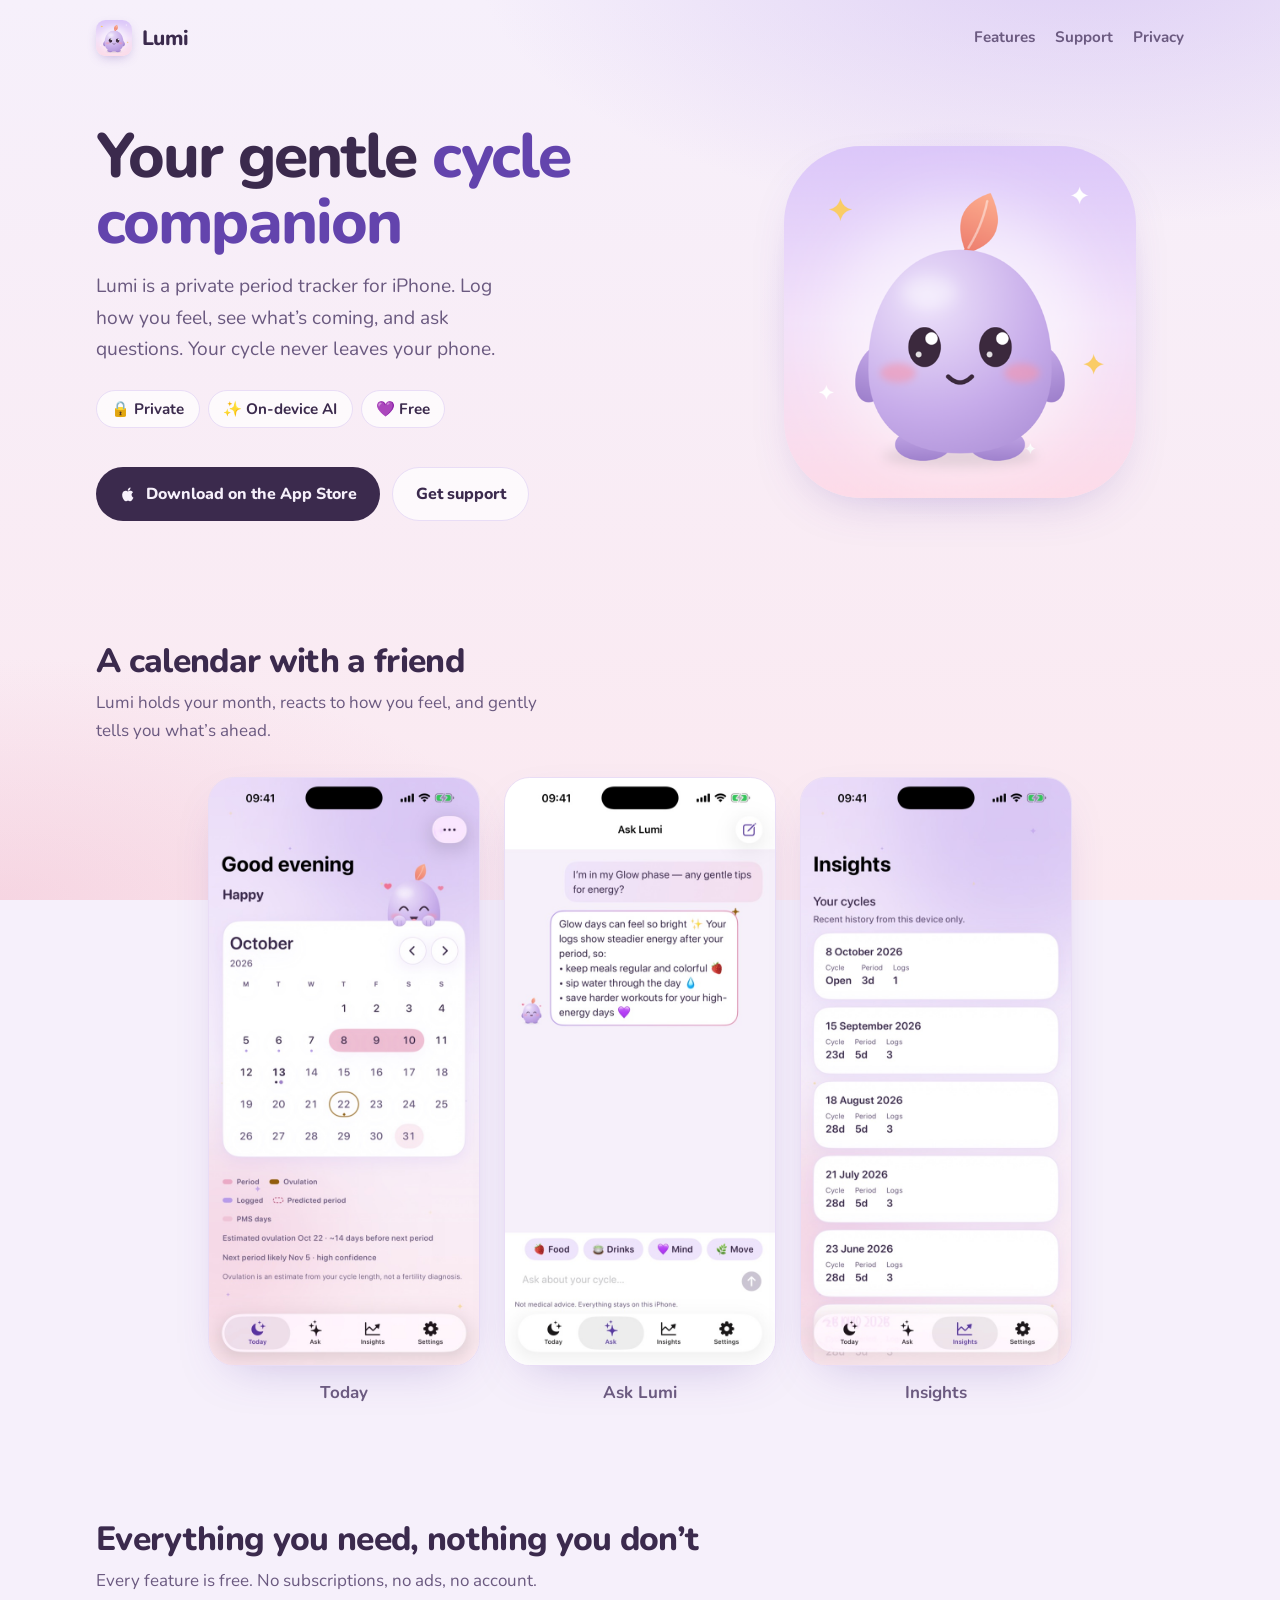
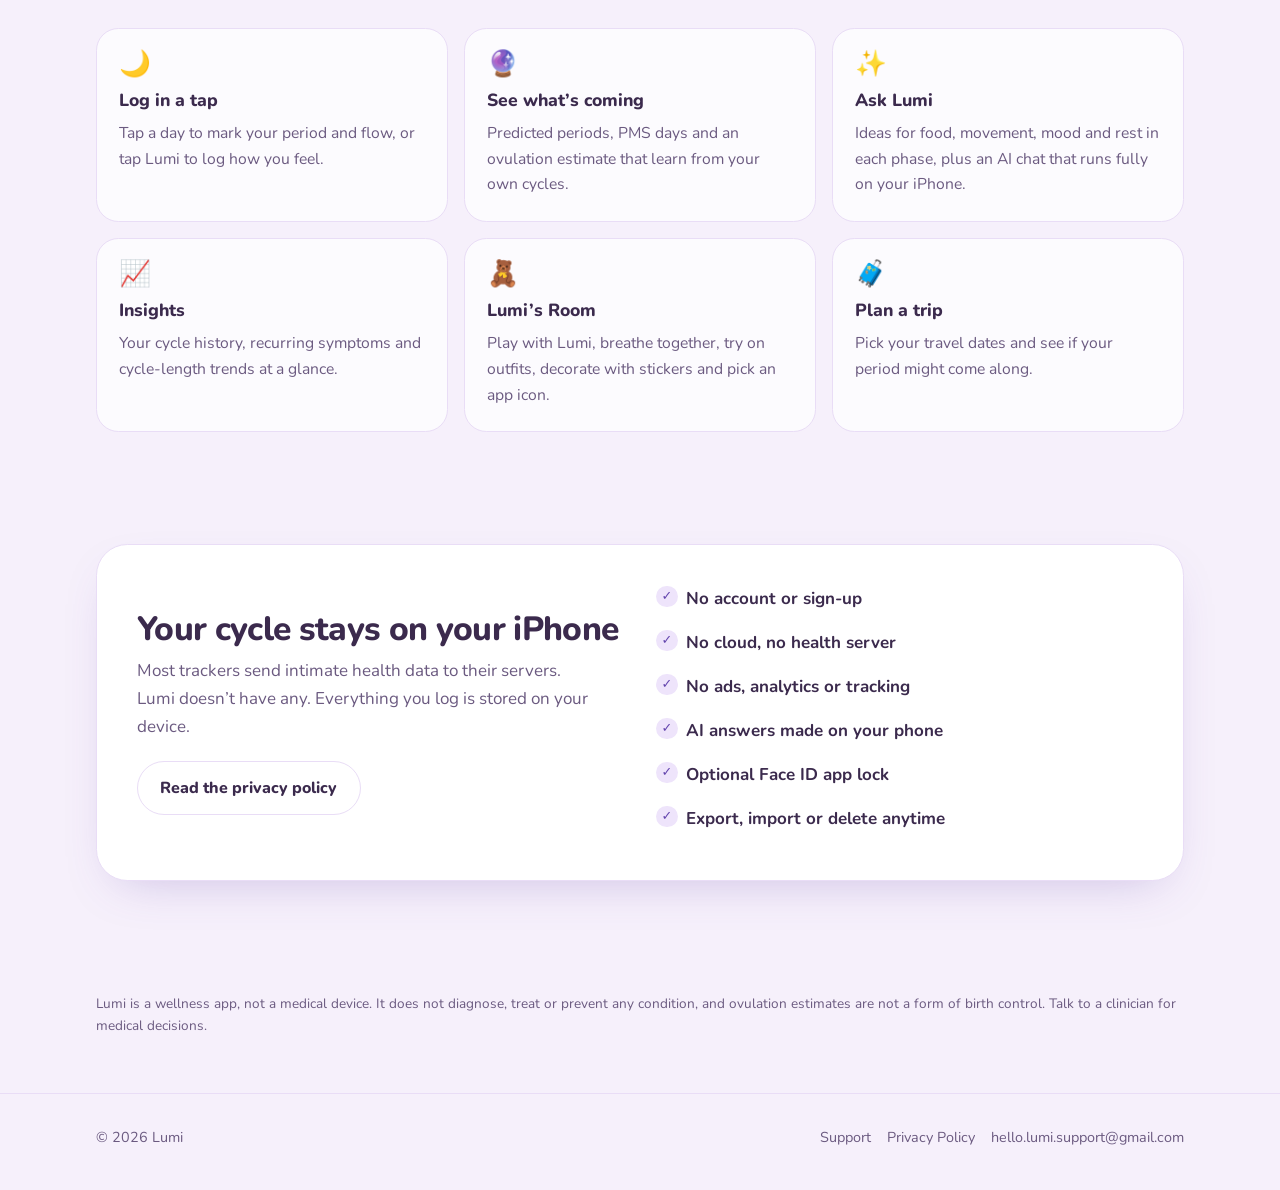
<file: index.html>
<!DOCTYPE html>
<html lang="en">
<head>
  <meta charset="utf-8" />
  <meta name="viewport" content="width=device-width, initial-scale=1" />
  <title>Lumi · Your gentle cycle companion</title>
  <meta name="description" content="Lumi is a private period and cycle tracker for iPhone with a friendly companion and on-device AI. No account, no cloud, no ads." />
  <meta name="apple-itunes-app" content="app-id=6805330937" />
  <meta name="theme-color" content="#f6f0fb" media="(prefers-color-scheme: light)" />
  <meta name="theme-color" content="#1b1730" media="(prefers-color-scheme: dark)" />
  <meta property="og:title" content="Lumi · Your gentle cycle companion" />
  <meta property="og:description" content="A private period tracker for iPhone. Your cycle stays on your phone." />
  <meta property="og:image" content="https://mohammaddvi.github.io/LumiApp/assets/og.jpg" />
  <meta property="og:type" content="website" />
  <meta name="twitter:card" content="summary_large_image" />
  <link rel="icon" type="image/png" href="assets/favicon.png" />
  <link rel="apple-touch-icon" href="assets/apple-touch-icon.png" />
  <link rel="preconnect" href="https://fonts.googleapis.com" />
  <link rel="preconnect" href="https://fonts.gstatic.com" crossorigin />
  <link href="https://fonts.googleapis.com/css2?family=Nunito:wght@400;700;800&display=swap" rel="stylesheet" />
  <link rel="stylesheet" href="styles.css" />
</head>
<body>
  <header class="site-header">
    <div class="wrap">
      <a class="brand" href="index.html"><img src="assets/icon-512.png" alt="" width="36" height="36" />Lumi</a>
      <nav class="nav" aria-label="Primary">
        <a href="#features">Features</a>
        <a href="support.html">Support</a>
        <a href="privacy.html">Privacy</a>
      </nav>
    </div>
  </header>

  <main>
    <div class="wrap hero">
      <div>
        <h1>Your gentle <span class="accent">cycle companion</span></h1>
        <p class="sub">Lumi is a private period tracker for iPhone. Log how you feel, see what’s coming, and ask questions. Your cycle never leaves your phone.</p>
        <ul class="chips" aria-label="Highlights">
          <li>🔒 Private</li>
          <li>✨ On-device AI</li>
          <li>💜 Free</li>
        </ul>
        <div class="cta-row">
          <a class="btn btn-primary" href="https://apps.apple.com/app/hello-lumi-period-mood/id6805330937">
            <svg viewBox="0 0 24 24" aria-hidden="true"><path d="M16.37 12.76c-.02-2.28 1.86-3.38 1.95-3.43-1.06-1.55-2.71-1.77-3.3-1.79-1.4-.14-2.74.83-3.45.83-.71 0-1.81-.81-2.98-.79-1.53.02-2.94.89-3.73 2.26-1.59 2.76-.41 6.85 1.14 9.09.76 1.1 1.66 2.33 2.85 2.29 1.14-.05 1.58-.74 2.96-.74 1.38 0 1.77.74 2.98.71 1.23-.02 2.01-1.12 2.76-2.22.87-1.27 1.23-2.5 1.25-2.57-.03-.01-2.4-.92-2.43-3.64ZM14.1 6.07c.63-.76 1.05-1.82.94-2.87-.9.04-2 .6-2.65 1.36-.58.67-1.09 1.75-.95 2.78 1.01.08 2.03-.51 2.66-1.27Z"/></svg>
            Download on the App Store
          </a>
          <a class="btn btn-ghost" href="support.html">Get support</a>
        </div>
      </div>
      <div class="hero-art">
        <img src="assets/icon-512.png" alt="Lumi, a round lavender character with a little peach leaf, smiling" width="512" height="512" />
      </div>
    </div>

    <section class="band" aria-labelledby="look">
      <div class="wrap">
        <h2 id="look">A calendar with a friend</h2>
        <p class="intro">Lumi holds your month, reacts to how you feel, and gently tells you what’s ahead.</p>
        <div class="shots">
          <figure>
            <img src="assets/today.jpg" alt="Today screen: Lumi peeks over a month calendar with period days, ovulation, and predictions" loading="lazy" width="640" height="1391" />
            <figcaption>Today</figcaption>
          </figure>
          <figure>
            <img src="assets/ask.jpg" alt="Ask screen: wellness ideas for the current cycle phase and a chat with Lumi" loading="lazy" width="640" height="1391" />
            <figcaption>Ask Lumi</figcaption>
          </figure>
          <figure>
            <img src="assets/insights.jpg" alt="Insights screen: cycle history, patterns and cycle-length trends" loading="lazy" width="640" height="1391" />
            <figcaption>Insights</figcaption>
          </figure>
        </div>
      </div>
    </section>

    <section class="band" id="features" aria-labelledby="features-title">
      <div class="wrap">
        <h2 id="features-title">Everything you need, nothing you don’t</h2>
        <p class="intro">Every feature is free. No subscriptions, no ads, no account.</p>
        <div class="features">
          <div class="card">
            <div class="emoji" aria-hidden="true">🌙</div>
            <h3>Log in a tap</h3>
            <p>Tap a day to mark your period and flow, or tap Lumi to log how you feel.</p>
          </div>
          <div class="card">
            <div class="emoji" aria-hidden="true">🔮</div>
            <h3>See what’s coming</h3>
            <p>Predicted periods, PMS days and an ovulation estimate that learn from your own cycles.</p>
          </div>
          <div class="card">
            <div class="emoji" aria-hidden="true">✨</div>
            <h3>Ask Lumi</h3>
            <p>Ideas for food, movement, mood and rest in each phase, plus an AI chat that runs fully on your iPhone.</p>
          </div>
          <div class="card">
            <div class="emoji" aria-hidden="true">📈</div>
            <h3>Insights</h3>
            <p>Your cycle history, recurring symptoms and cycle-length trends at a glance.</p>
          </div>
          <div class="card">
            <div class="emoji" aria-hidden="true">🧸</div>
            <h3>Lumi’s Room</h3>
            <p>Play with Lumi, breathe together, try on outfits, decorate with stickers and pick an app icon.</p>
          </div>
          <div class="card">
            <div class="emoji" aria-hidden="true">🧳</div>
            <h3>Plan a trip</h3>
            <p>Pick your travel dates and see if your period might come along.</p>
          </div>
        </div>
      </div>
    </section>

    <section class="band" aria-labelledby="privacy-title">
      <div class="wrap">
        <div class="privacy-band">
          <div>
            <h2 id="privacy-title">Your cycle stays on your iPhone</h2>
            <p class="intro" style="margin-bottom:1.25rem">Most trackers send intimate health data to their servers. Lumi doesn’t have any. Everything you log is stored on your device.</p>
            <a class="btn btn-ghost" href="privacy.html">Read the privacy policy</a>
          </div>
          <ul class="checks">
            <li>No account or sign-up</li>
            <li>No cloud, no health server</li>
            <li>No ads, analytics or tracking</li>
            <li>AI answers made on your phone</li>
            <li>Optional Face ID app lock</li>
            <li>Export, import or delete anytime</li>
          </ul>
        </div>
      </div>
    </section>

    <div class="wrap band">
      <p class="fine-print">Lumi is a wellness app, not a medical device. It does not diagnose, treat or prevent any condition, and ovulation estimates are not a form of birth control. Talk to a clinician for medical decisions.</p>
    </div>
  </main>

  <footer class="site-footer">
    <div class="wrap">
      <span>© 2026 Lumi</span>
      <nav aria-label="Footer">
        <a href="support.html">Support</a>
        <a href="privacy.html">Privacy Policy</a>
        <a href="mailto:hello.lumi.support@gmail.com">hello.lumi.support@gmail.com</a>
      </nav>
    </div>
  </footer>
</body>
</html>
</file>
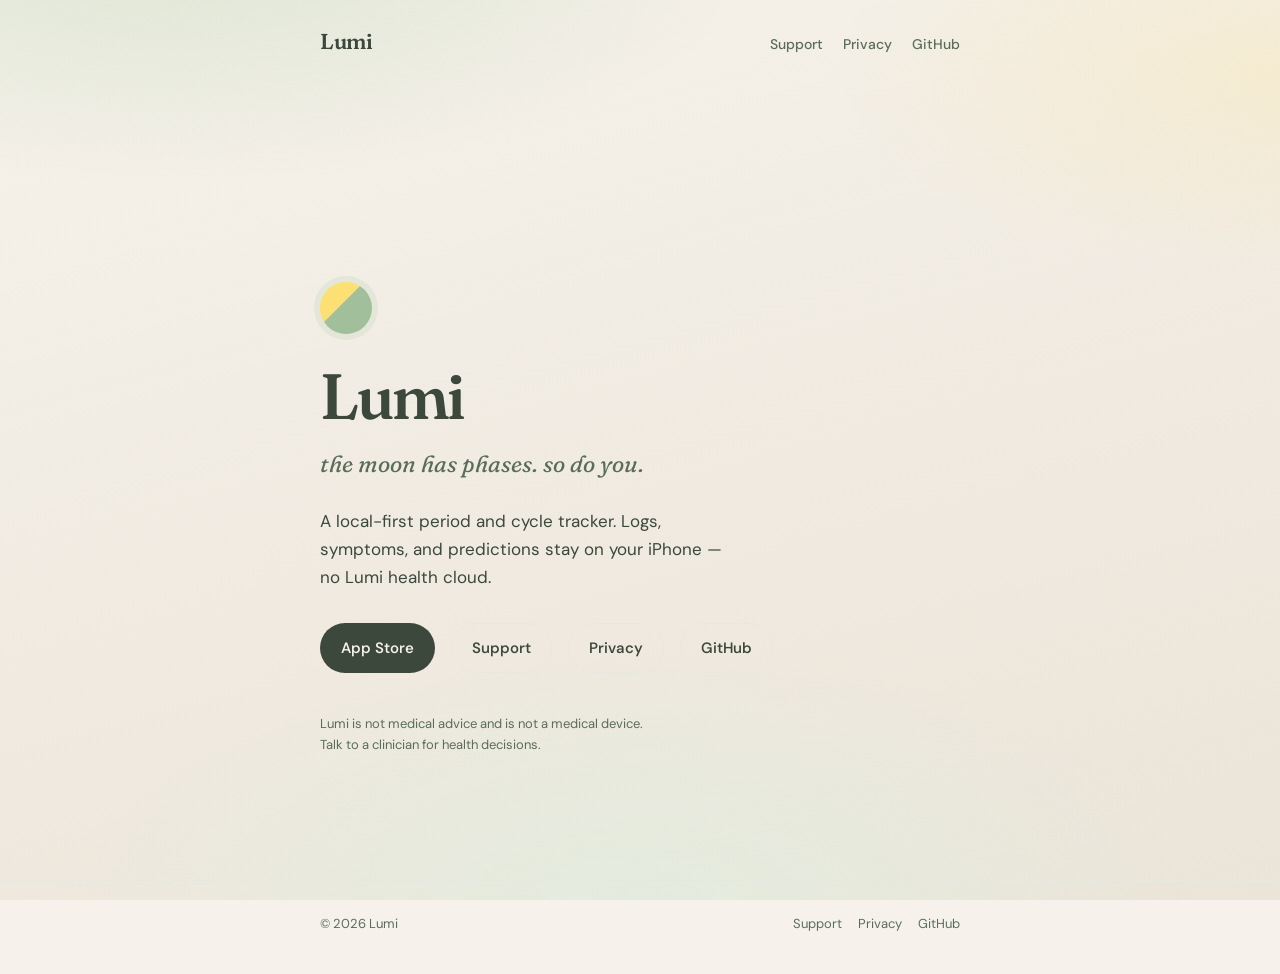
<file: docs/index.html>
<!DOCTYPE html>
<html lang="en">
<head>
  <meta charset="utf-8" />
  <meta name="viewport" content="width=device-width, initial-scale=1" />
  <title>Lumi — the moon has phases. so do you.</title>
  <meta name="description" content="Lumi is a local-first period and cycle tracker. Your data stays on your iPhone." />
  <link rel="preconnect" href="https://fonts.googleapis.com" />
  <link rel="preconnect" href="https://fonts.gstatic.com" crossorigin />
  <link href="https://fonts.googleapis.com/css2?family=DM+Sans:ital,opsz,wght@0,9..40,400;0,9..40,500;0,9..40,560;1,9..40,400&family=Fraunces:ital,opsz,wght,SOFT,WONK@0,9..144,400;0,9..144,560;1,9..144,400;1,9..144,560&display=swap" rel="stylesheet" />
  <link rel="stylesheet" href="styles.css" />
</head>
<body>
  <header class="site-header">
    <div class="wrap">
      <a class="brand" href="index.html">Lumi</a>
      <nav class="nav" aria-label="Primary">
        <a href="support.html">Support</a>
        <a href="privacy.html">Privacy</a>
        <a href="https://github.com/mohammaddvi/LumiApp">GitHub</a>
      </nav>
    </div>
  </header>

  <main class="wrap hero">
    <div class="moon" aria-hidden="true"></div>
    <h1 class="brand-hero">Lumi</h1>
    <p class="tagline">the moon has phases. so do you.</p>
    <p class="pitch">
      A local-first period and cycle tracker. Logs, symptoms, and predictions stay on your iPhone — no Lumi health cloud.
    </p>
    <div class="cta-row">
      <!-- TODO: replace href with App Store product URL when live -->
      <a class="btn btn-primary" href="#">App Store</a>
      <a class="btn btn-ghost" href="support.html">Support</a>
      <a class="btn btn-ghost" href="privacy.html">Privacy</a>
      <a class="btn btn-ghost" href="https://github.com/mohammaddvi/LumiApp">GitHub</a>
    </div>
    <p class="fine-print">
      Lumi is not medical advice and is not a medical device. Talk to a clinician for health decisions.
    </p>
  </main>

  <footer class="site-footer">
    <div class="wrap">
      <span>© 2026 Lumi</span>
      <nav aria-label="Footer">
        <a href="support.html">Support</a>
        <a href="privacy.html">Privacy</a>
        <a href="https://github.com/mohammaddvi/LumiApp">GitHub</a>
      </nav>
    </div>
  </footer>
</body>
</html>
</file>
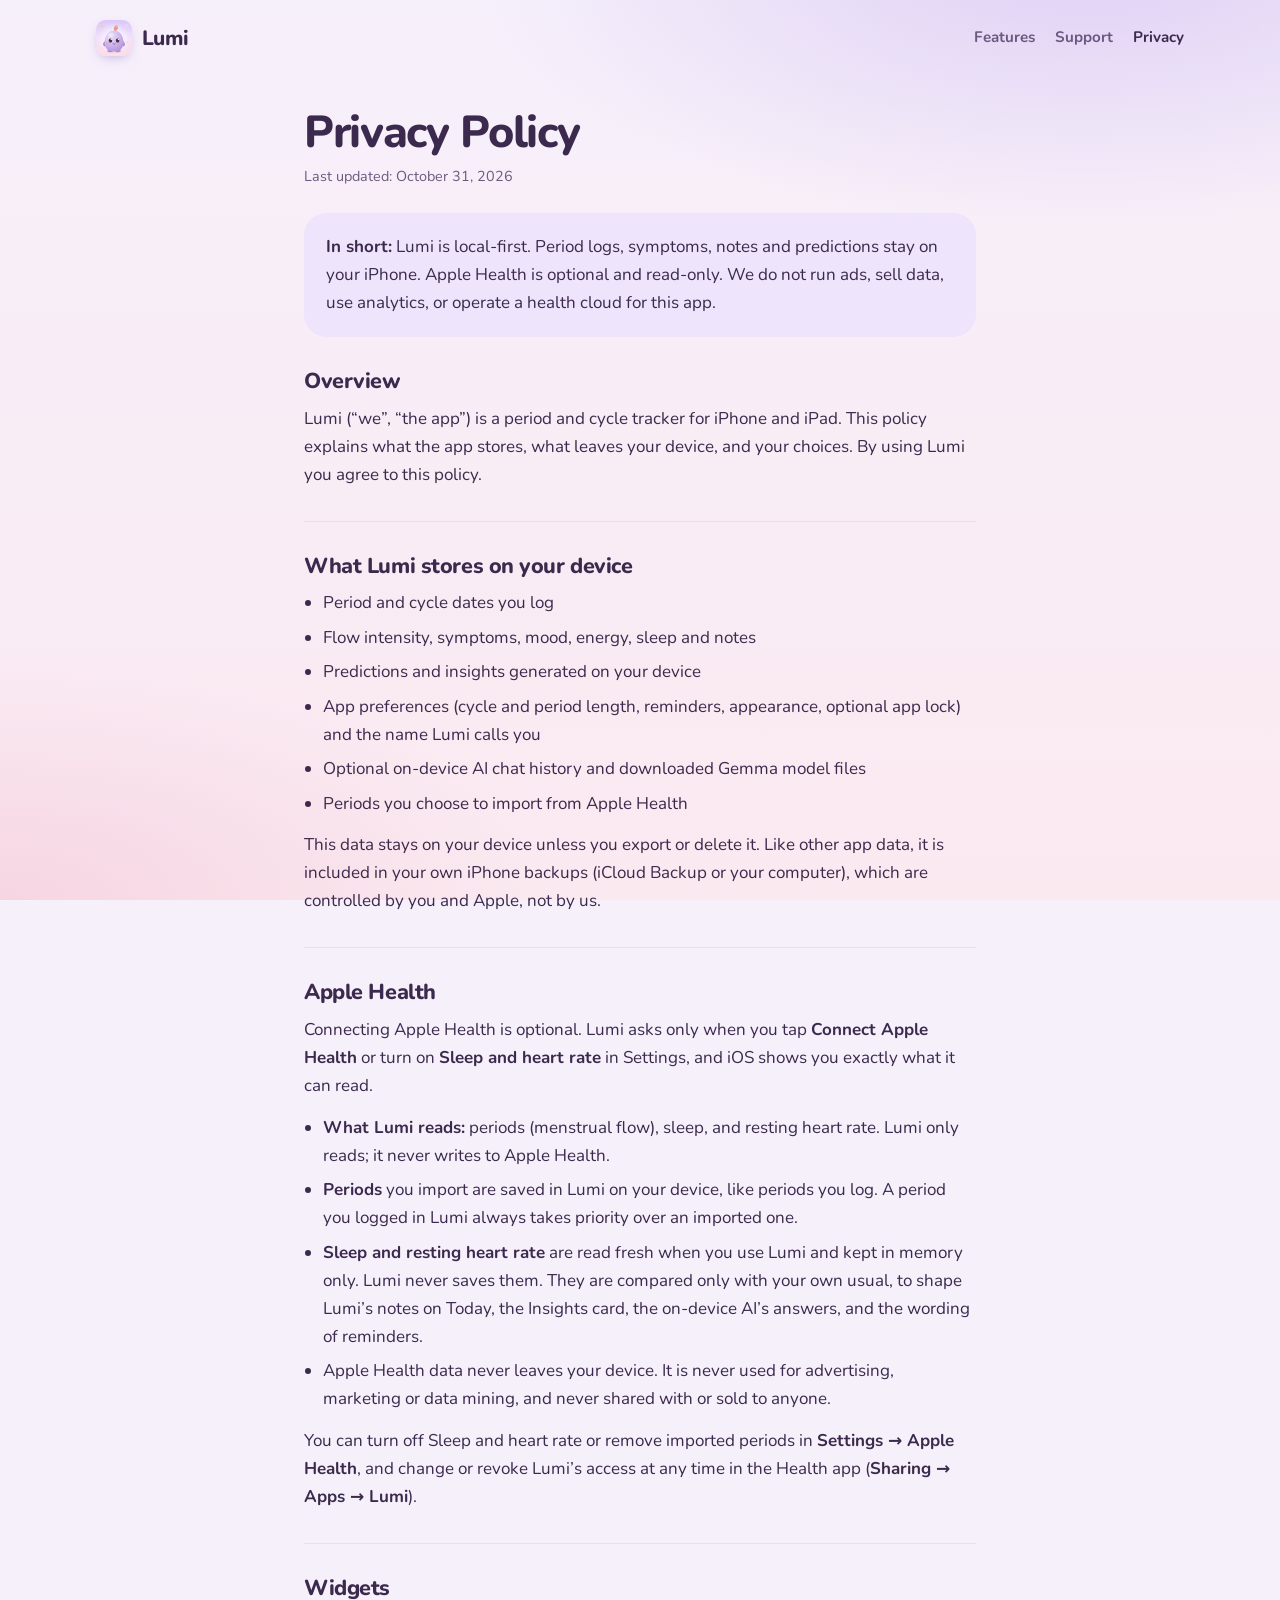
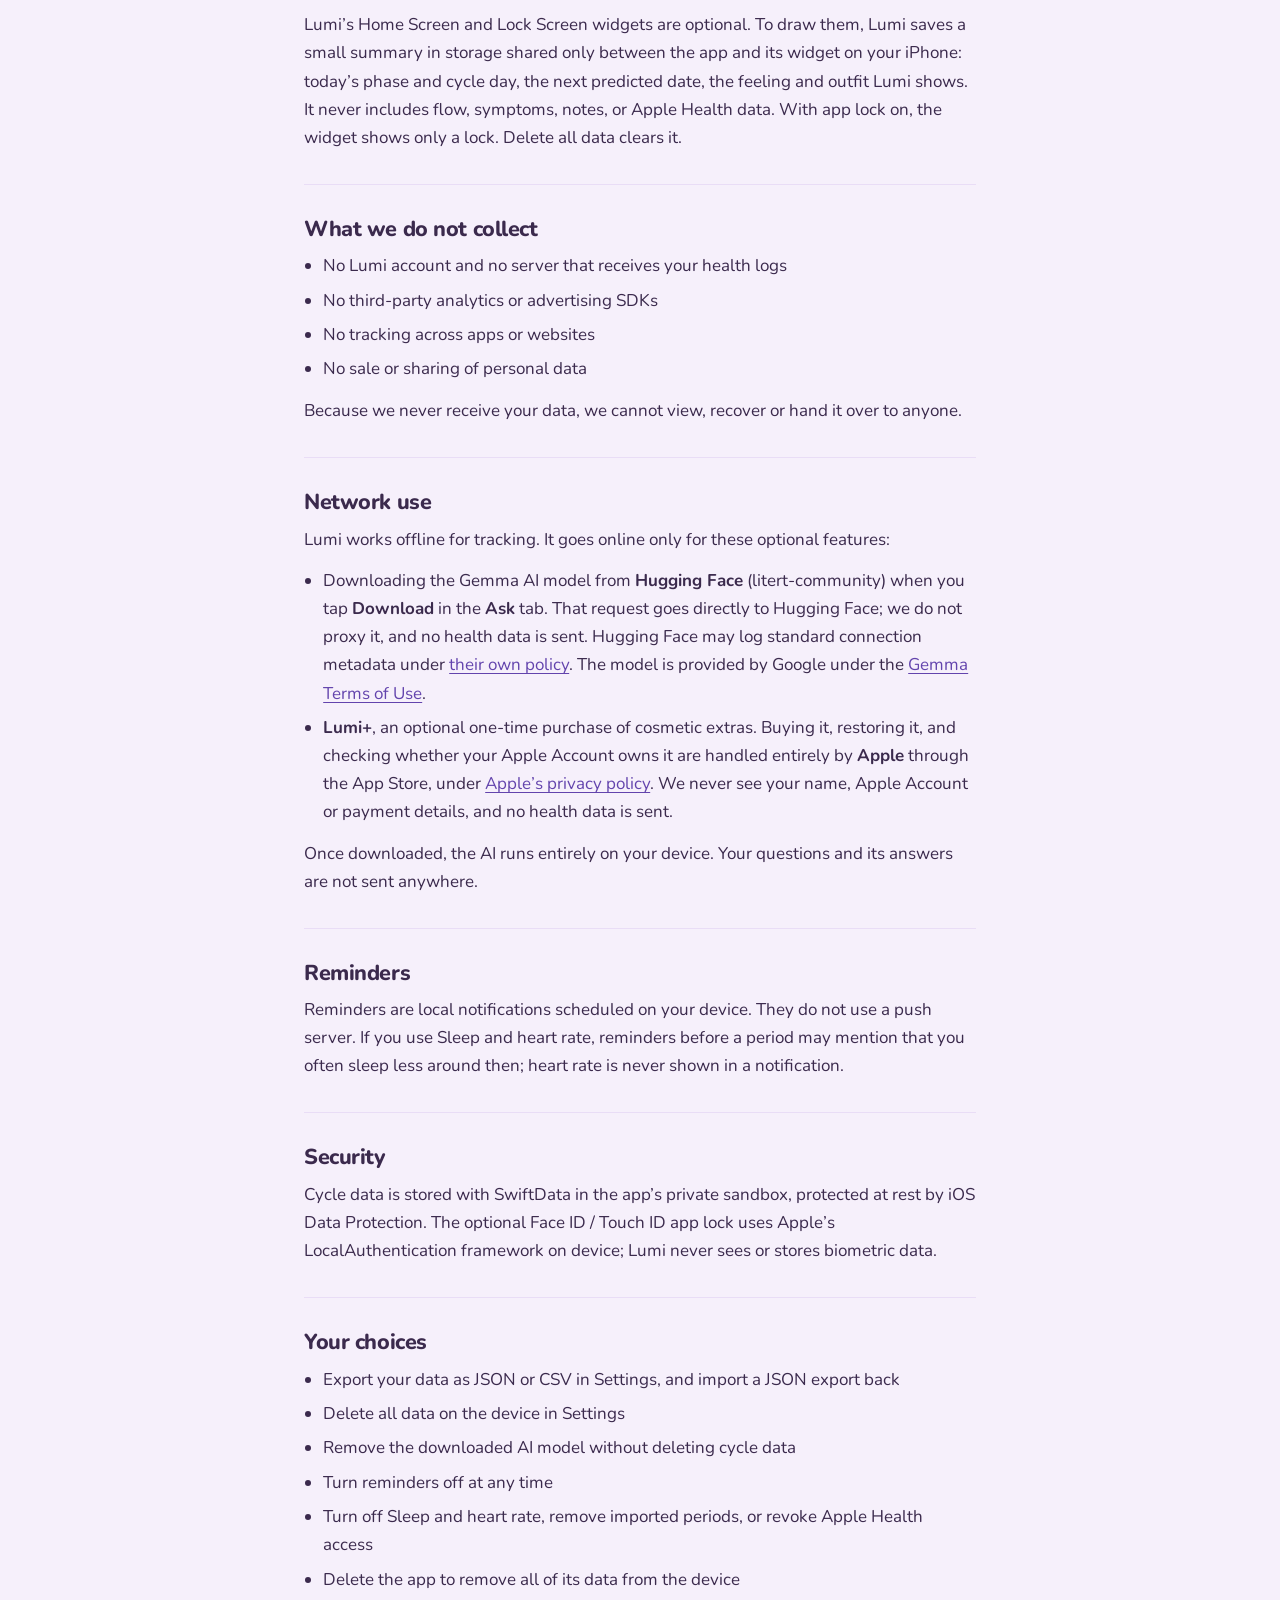
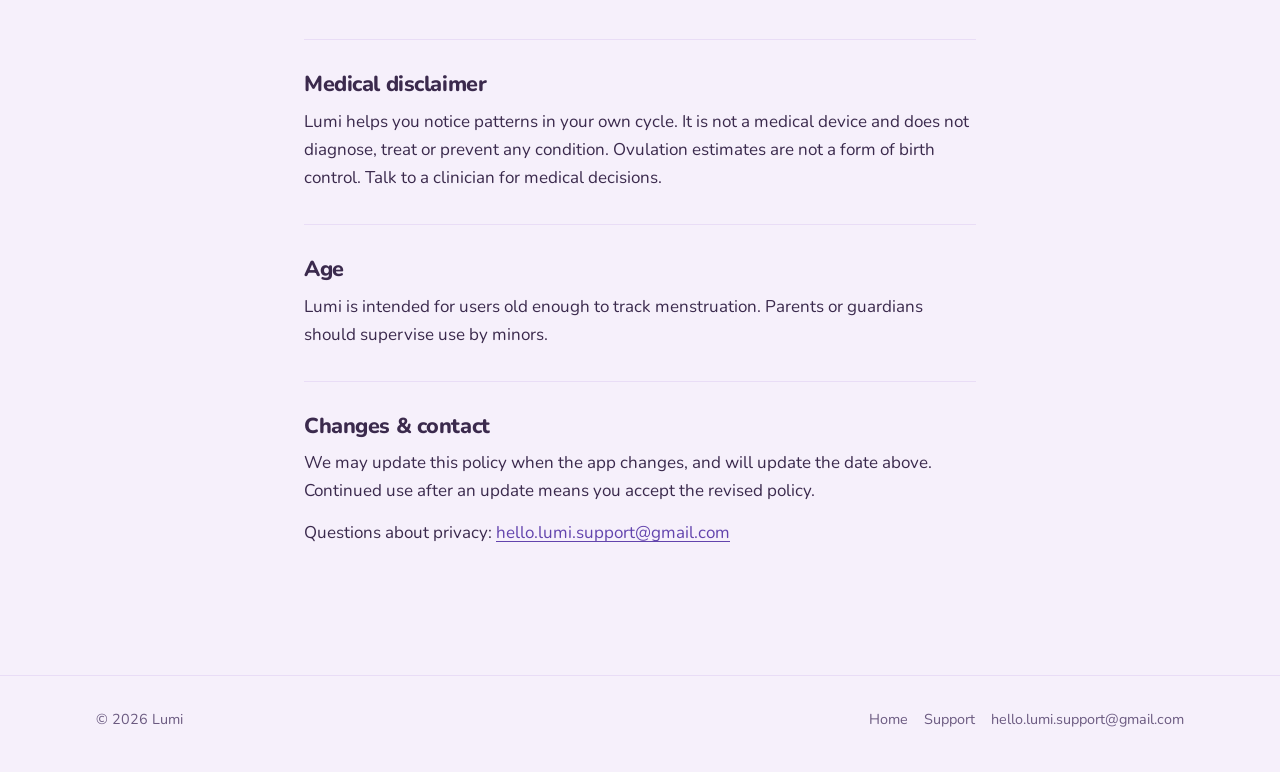
<file: privacy.html>
<!DOCTYPE html>
<html lang="en">
<head>
  <meta charset="utf-8" />
  <meta name="viewport" content="width=device-width, initial-scale=1" />
  <title>Lumi Privacy Policy</title>
  <meta name="description" content="Lumi is local-first: your period logs, symptoms and notes stay on your iPhone. No account, no cloud, no ads, no analytics." />
  <meta name="theme-color" content="#f6f0fb" media="(prefers-color-scheme: light)" />
  <meta name="theme-color" content="#1b1730" media="(prefers-color-scheme: dark)" />
  <link rel="icon" type="image/png" href="assets/favicon.png" />
  <link rel="apple-touch-icon" href="assets/apple-touch-icon.png" />
  <link rel="preconnect" href="https://fonts.googleapis.com" />
  <link rel="preconnect" href="https://fonts.gstatic.com" crossorigin />
  <link href="https://fonts.googleapis.com/css2?family=Nunito:wght@400;700;800&display=swap" rel="stylesheet" />
  <link rel="stylesheet" href="styles.css" />
</head>
<body>
  <header class="site-header">
    <div class="wrap">
      <a class="brand" href="index.html"><img src="assets/icon-512.png" alt="" width="36" height="36" />Lumi</a>
      <nav class="nav" aria-label="Primary">
        <a href="index.html#features">Features</a>
        <a href="support.html">Support</a>
        <a href="privacy.html" aria-current="page">Privacy</a>
      </nav>
    </div>
  </header>

  <main class="wrap narrow page">
    <h1>Privacy Policy</h1>
    <p class="meta">Last updated: October 31, 2026</p>

    <div class="summary">
      <p><strong>In short:</strong> Lumi is local-first. Period logs, symptoms, notes and predictions stay on your iPhone. Apple Health is optional and read-only. We do not run ads, sell data, use analytics, or operate a health cloud for this app.</p>
    </div>

    <section>
      <h2>Overview</h2>
      <p>Lumi (“we”, “the app”) is a period and cycle tracker for iPhone and iPad. This policy explains what the app stores, what leaves your device, and your choices. By using Lumi you agree to this policy.</p>
    </section>

    <section>
      <h2>What Lumi stores on your device</h2>
      <ul>
        <li>Period and cycle dates you log</li>
        <li>Flow intensity, symptoms, mood, energy, sleep and notes</li>
        <li>Predictions and insights generated on your device</li>
        <li>App preferences (cycle and period length, reminders, appearance, optional app lock) and the name Lumi calls you</li>
        <li>Optional on-device AI chat history and downloaded Gemma model files</li>
        <li>Periods you choose to import from Apple Health</li>
      </ul>
      <p>This data stays on your device unless you export or delete it. Like other app data, it is included in your own iPhone backups (iCloud Backup or your computer), which are controlled by you and Apple, not by us.</p>
    </section>

    <section>
      <h2>Apple Health</h2>
      <p>Connecting Apple Health is optional. Lumi asks only when you tap <strong>Connect Apple Health</strong> or turn on <strong>Sleep and heart rate</strong> in Settings, and iOS shows you exactly what it can read.</p>
      <ul>
        <li><strong>What Lumi reads:</strong> periods (menstrual flow), sleep, and resting heart rate. Lumi only reads; it never writes to Apple Health.</li>
        <li><strong>Periods</strong> you import are saved in Lumi on your device, like periods you log. A period you logged in Lumi always takes priority over an imported one.</li>
        <li><strong>Sleep and resting heart rate</strong> are read fresh when you use Lumi and kept in memory only. Lumi never saves them. They are compared only with your own usual, to shape Lumi’s notes on Today, the Insights card, the on-device AI’s answers, and the wording of reminders.</li>
        <li>Apple Health data never leaves your device. It is never used for advertising, marketing or data mining, and never shared with or sold to anyone.</li>
      </ul>
      <p>You can turn off Sleep and heart rate or remove imported periods in <strong>Settings → Apple Health</strong>, and change or revoke Lumi’s access at any time in the Health app (<strong>Sharing → Apps → Lumi</strong>).</p>
    </section>

    <section>
      <h2>Widgets</h2>
      <p>Lumi’s Home Screen and Lock Screen widgets are optional. To draw them, Lumi saves a small summary in storage shared only between the app and its widget on your iPhone: today’s phase and cycle day, the next predicted date, the feeling and outfit Lumi shows. It never includes flow, symptoms, notes, or Apple Health data. With app lock on, the widget shows only a lock. Delete all data clears it.</p>
    </section>

    <section>
      <h2>What we do not collect</h2>
      <ul>
        <li>No Lumi account and no server that receives your health logs</li>
        <li>No third-party analytics or advertising SDKs</li>
        <li>No tracking across apps or websites</li>
        <li>No sale or sharing of personal data</li>
      </ul>
      <p>Because we never receive your data, we cannot view, recover or hand it over to anyone.</p>
    </section>

    <section>
      <h2>Network use</h2>
      <p>Lumi works offline for tracking. It goes online only for these optional features:</p>
      <ul>
        <li>Downloading the Gemma AI model from <strong>Hugging Face</strong> (litert-community) when you tap <strong>Download</strong> in the <strong>Ask</strong> tab. That request goes directly to Hugging Face; we do not proxy it, and no health data is sent. Hugging Face may log standard connection metadata under <a href="https://huggingface.co/privacy">their own policy</a>. The model is provided by Google under the <a href="https://ai.google.dev/gemma/terms">Gemma Terms of Use</a>.</li>
        <li><strong>Lumi+</strong>, an optional one-time purchase of cosmetic extras. Buying it, restoring it, and checking whether your Apple Account owns it are handled entirely by <strong>Apple</strong> through the App Store, under <a href="https://www.apple.com/legal/privacy/">Apple’s privacy policy</a>. We never see your name, Apple Account or payment details, and no health data is sent.</li>
      </ul>
      <p>Once downloaded, the AI runs entirely on your device. Your questions and its answers are not sent anywhere.</p>
    </section>

    <section>
      <h2>Reminders</h2>
      <p>Reminders are local notifications scheduled on your device. They do not use a push server. If you use Sleep and heart rate, reminders before a period may mention that you often sleep less around then; heart rate is never shown in a notification.</p>
    </section>

    <section>
      <h2>Security</h2>
      <p>Cycle data is stored with SwiftData in the app’s private sandbox, protected at rest by iOS Data Protection. The optional Face ID / Touch ID app lock uses Apple’s LocalAuthentication framework on device; Lumi never sees or stores biometric data.</p>
    </section>

    <section>
      <h2>Your choices</h2>
      <ul>
        <li>Export your data as JSON or CSV in Settings, and import a JSON export back</li>
        <li>Delete all data on the device in Settings</li>
        <li>Remove the downloaded AI model without deleting cycle data</li>
        <li>Turn reminders off at any time</li>
        <li>Turn off Sleep and heart rate, remove imported periods, or revoke Apple Health access</li>
        <li>Delete the app to remove all of its data from the device</li>
      </ul>
    </section>

    <section>
      <h2>Medical disclaimer</h2>
      <p>Lumi helps you notice patterns in your own cycle. It is not a medical device and does not diagnose, treat or prevent any condition. Ovulation estimates are not a form of birth control. Talk to a clinician for medical decisions.</p>
    </section>

    <section>
      <h2>Age</h2>
      <p>Lumi is intended for users old enough to track menstruation. Parents or guardians should supervise use by minors.</p>
    </section>

    <section>
      <h2>Changes &amp; contact</h2>
      <p>We may update this policy when the app changes, and will update the date above. Continued use after an update means you accept the revised policy.</p>
      <p>Questions about privacy: <a href="mailto:hello.lumi.support@gmail.com">hello.lumi.support@gmail.com</a></p>
    </section>
  </main>

  <footer class="site-footer">
    <div class="wrap">
      <span>© 2026 Lumi</span>
      <nav aria-label="Footer">
        <a href="index.html">Home</a>
        <a href="support.html">Support</a>
        <a href="mailto:hello.lumi.support@gmail.com">hello.lumi.support@gmail.com</a>
      </nav>
    </div>
  </footer>
</body>
</html>
</file>
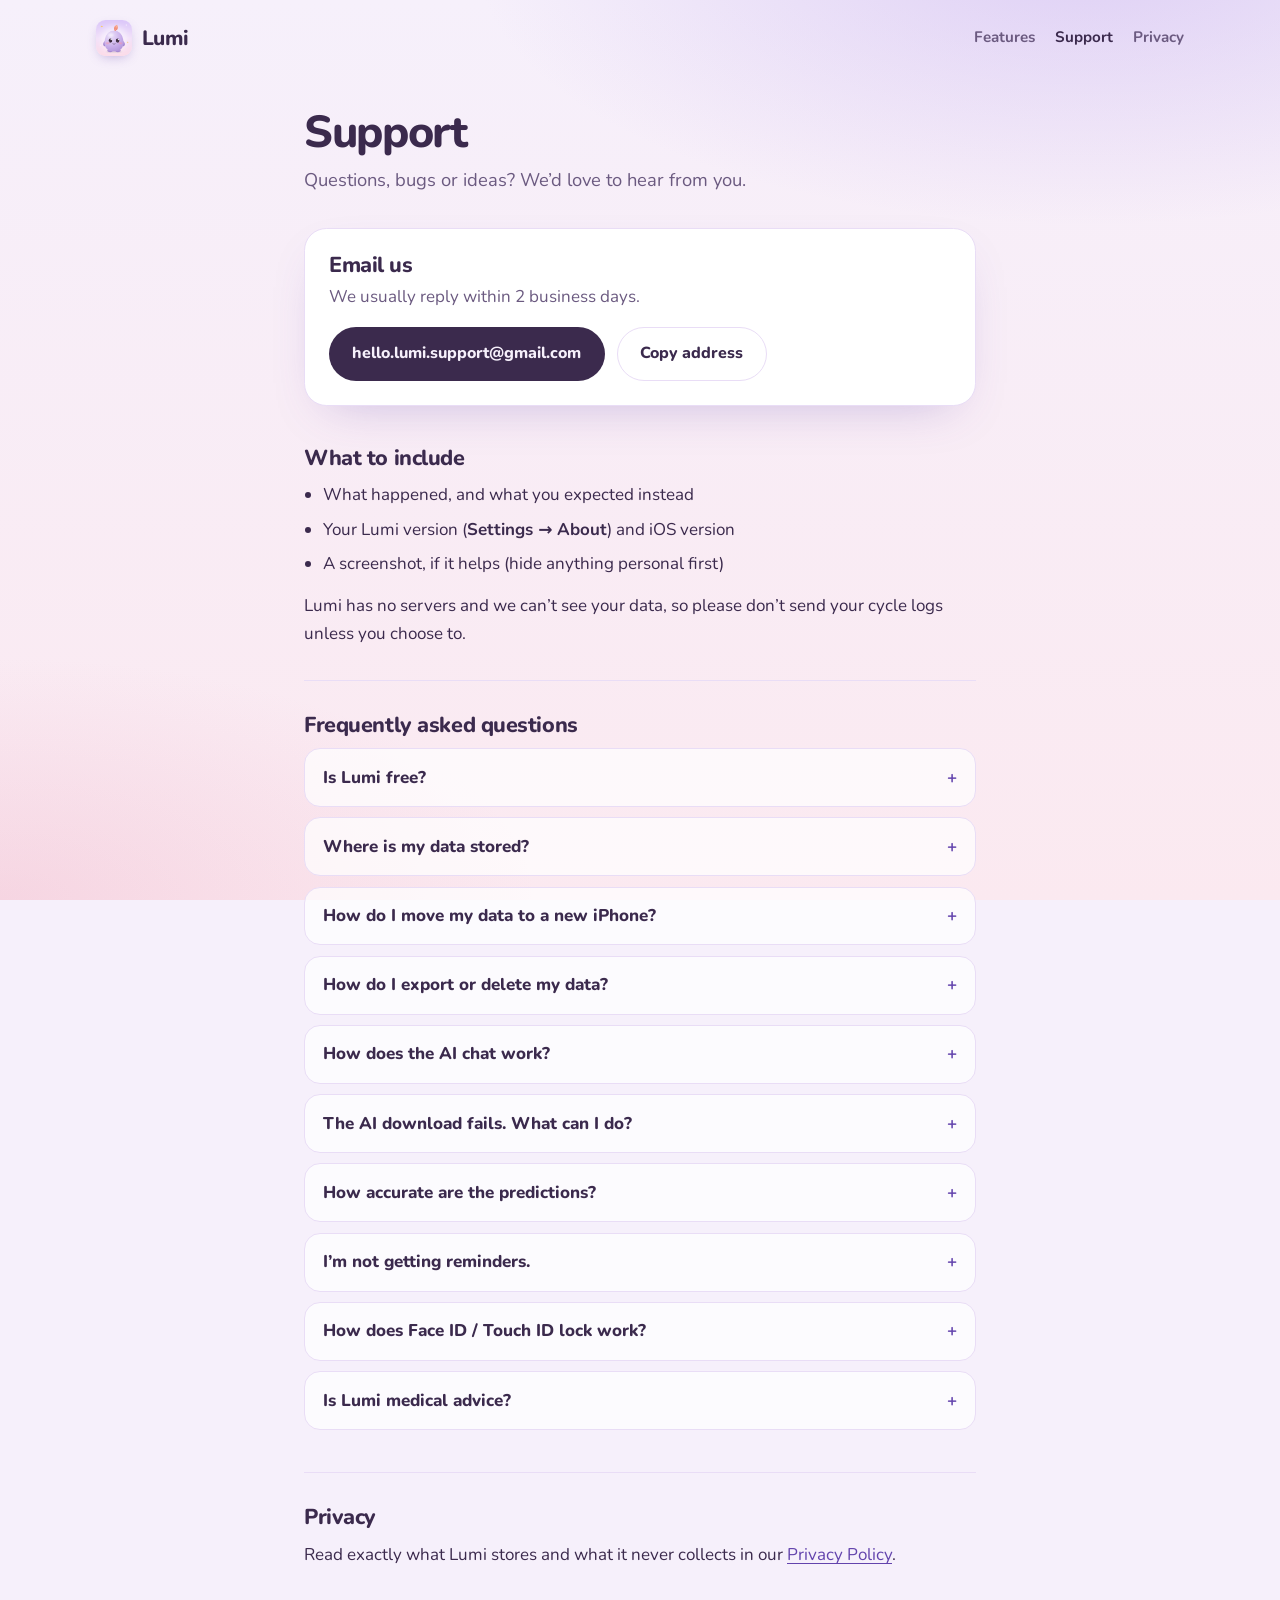
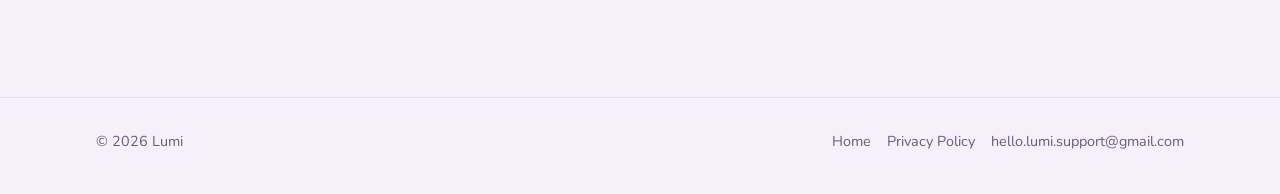
<file: support.html>
<!DOCTYPE html>
<html lang="en">
<head>
  <meta charset="utf-8" />
  <meta name="viewport" content="width=device-width, initial-scale=1" />
  <title>Lumi Support</title>
  <meta name="description" content="Get help with Lumi: contact support, export and import your data, on-device AI, reminders and app lock." />
  <meta name="theme-color" content="#f6f0fb" media="(prefers-color-scheme: light)" />
  <meta name="theme-color" content="#1b1730" media="(prefers-color-scheme: dark)" />
  <link rel="icon" type="image/png" href="assets/favicon.png" />
  <link rel="apple-touch-icon" href="assets/apple-touch-icon.png" />
  <link rel="preconnect" href="https://fonts.googleapis.com" />
  <link rel="preconnect" href="https://fonts.gstatic.com" crossorigin />
  <link href="https://fonts.googleapis.com/css2?family=Nunito:wght@400;700;800&display=swap" rel="stylesheet" />
  <link rel="stylesheet" href="styles.css" />
</head>
<body>
  <header class="site-header">
    <div class="wrap">
      <a class="brand" href="index.html"><img src="assets/icon-512.png" alt="" width="36" height="36" />Lumi</a>
      <nav class="nav" aria-label="Primary">
        <a href="index.html#features">Features</a>
        <a href="support.html" aria-current="page">Support</a>
        <a href="privacy.html">Privacy</a>
      </nav>
    </div>
  </header>

  <main class="wrap narrow page">
    <h1>Support</h1>
    <p class="lede">Questions, bugs or ideas? We’d love to hear from you.</p>

    <div class="contact-card">
      <div>
        <h2>Email us</h2>
        <p>We usually reply within 2 business days.</p>
      </div>
      <div class="cta-row">
        <a class="btn btn-primary" href="mailto:hello.lumi.support@gmail.com?subject=Lumi%20support">hello.lumi.support@gmail.com</a>
        <button class="btn btn-ghost" type="button" id="copy-email" data-email="hello.lumi.support@gmail.com">Copy address</button>
      </div>
    </div>

    <section>
      <h2>What to include</h2>
      <ul>
        <li>What happened, and what you expected instead</li>
        <li>Your Lumi version (<strong>Settings → About</strong>) and iOS version</li>
        <li>A screenshot, if it helps (hide anything personal first)</li>
      </ul>
      <p>Lumi has no servers and we can’t see your data, so please don’t send your cycle logs unless you choose to.</p>
    </section>

    <section class="faq" aria-labelledby="faq-title">
      <h2 id="faq-title">Frequently asked questions</h2>

      <details>
        <summary>Is Lumi free?</summary>
        <p>Yes. Every feature is free, including Ask Lumi and Insights. There are no ads, purchases or subscriptions.</p>
      </details>

      <details>
        <summary>Where is my data stored?</summary>
        <p>Only on your iPhone. Lumi has no account and no cloud. Your logs are included in your normal iPhone backup (iCloud or computer), like other app data.</p>
      </details>

      <details>
        <summary>How do I move my data to a new iPhone?</summary>
        <p>Restoring your new iPhone from a backup brings Lumi’s data with it. You can also open <strong>Settings → Your data → Export JSON</strong> on the old phone, send the file to yourself, and use <strong>Import JSON</strong> on the new one. Importing replaces what’s on the new phone.</p>
      </details>

      <details>
        <summary>How do I export or delete my data?</summary>
        <p>Open <strong>Settings → Your data</strong>. Use <strong>Export JSON</strong> or <strong>Export CSV</strong> to save a copy, or <strong>Delete all data</strong> to erase everything on this iPhone. Deleting can’t be undone, so export first if you want to keep a copy.</p>
      </details>

      <details>
        <summary>How does the AI chat work?</summary>
        <p>Open the <strong>Ask</strong> tab and tap <strong>Download</strong>. Lumi downloads Google’s Gemma model (about 2.6 GB, Wi-Fi recommended) directly from Hugging Face, once. After that, every answer is generated on your iPhone, even offline. Nothing you ask is sent anywhere. You can remove the model in <strong>Settings → AI</strong> without losing your cycle data.</p>
      </details>

      <details>
        <summary>The AI download fails. What can I do?</summary>
        <p>Make sure you’re on Wi-Fi and have about 3 GB of free space. If Hugging Face asks you to accept the Gemma license, open the model page in Safari, accept it, and try again. The download keeps going in the background, so you can leave the app while it runs.</p>
      </details>

      <details>
        <summary>How accurate are the predictions?</summary>
        <p>Predictions start from the cycle length you enter and get better as you log more periods. They’re estimates, not guarantees. Ovulation estimates are <strong>not</strong> a form of birth control.</p>
      </details>

      <details>
        <summary>I’m not getting reminders.</summary>
        <p>Check that reminders are on in <strong>Settings → Communication</strong>, and that notifications for Lumi are allowed in the iPhone <strong>Settings → Notifications → Lumi</strong>. Focus modes can also hide them.</p>
      </details>

      <details>
        <summary>How does Face ID / Touch ID lock work?</summary>
        <p>Turn it on in <strong>Settings → Privacy</strong>. It uses Apple’s Face ID or Touch ID on your device; Lumi never sees or stores your biometrics. If Face ID fails, you can use your iPhone passcode.</p>
      </details>

      <details>
        <summary>Is Lumi medical advice?</summary>
        <p>No. Lumi helps you notice patterns in your own cycle. It isn’t a medical device and doesn’t diagnose, treat or prevent any condition. Talk to a clinician for medical decisions.</p>
      </details>
    </section>

    <section>
      <h2>Privacy</h2>
      <p>Read exactly what Lumi stores and what it never collects in our <a href="privacy.html">Privacy Policy</a>.</p>
    </section>
  </main>

  <footer class="site-footer">
    <div class="wrap">
      <span>© 2026 Lumi</span>
      <nav aria-label="Footer">
        <a href="index.html">Home</a>
        <a href="privacy.html">Privacy Policy</a>
        <a href="mailto:hello.lumi.support@gmail.com">hello.lumi.support@gmail.com</a>
      </nav>
    </div>
  </footer>

  <script>
    // The mailto button does nothing without a mail app, so offer the address to paste anywhere.
    const copyButton = document.getElementById("copy-email");
    copyButton.addEventListener("click", async () => {
      try {
        await navigator.clipboard.writeText(copyButton.dataset.email);
        copyButton.textContent = "Copied!";
      } catch {
        copyButton.textContent = copyButton.dataset.email;
      }
      setTimeout(() => { copyButton.textContent = "Copy address"; }, 2000);
    });
  </script>
</body>
</html>
</file>
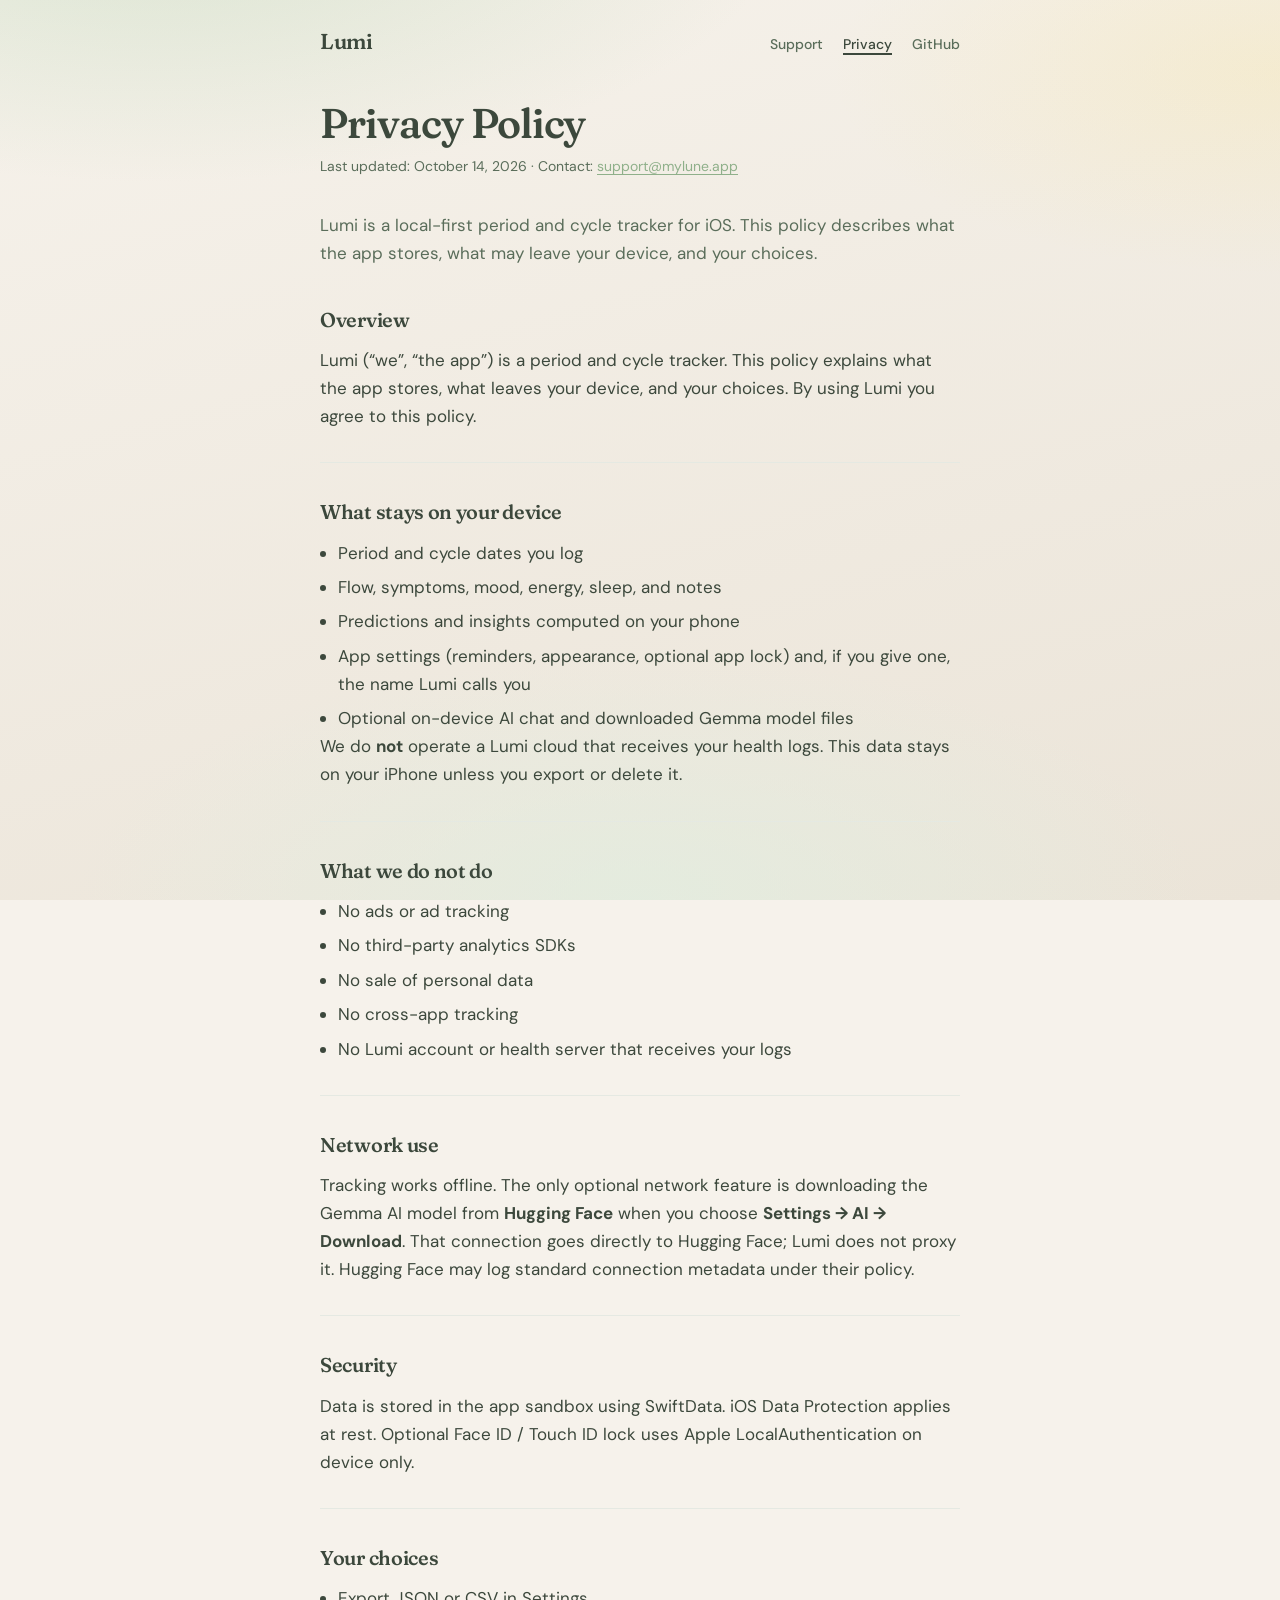
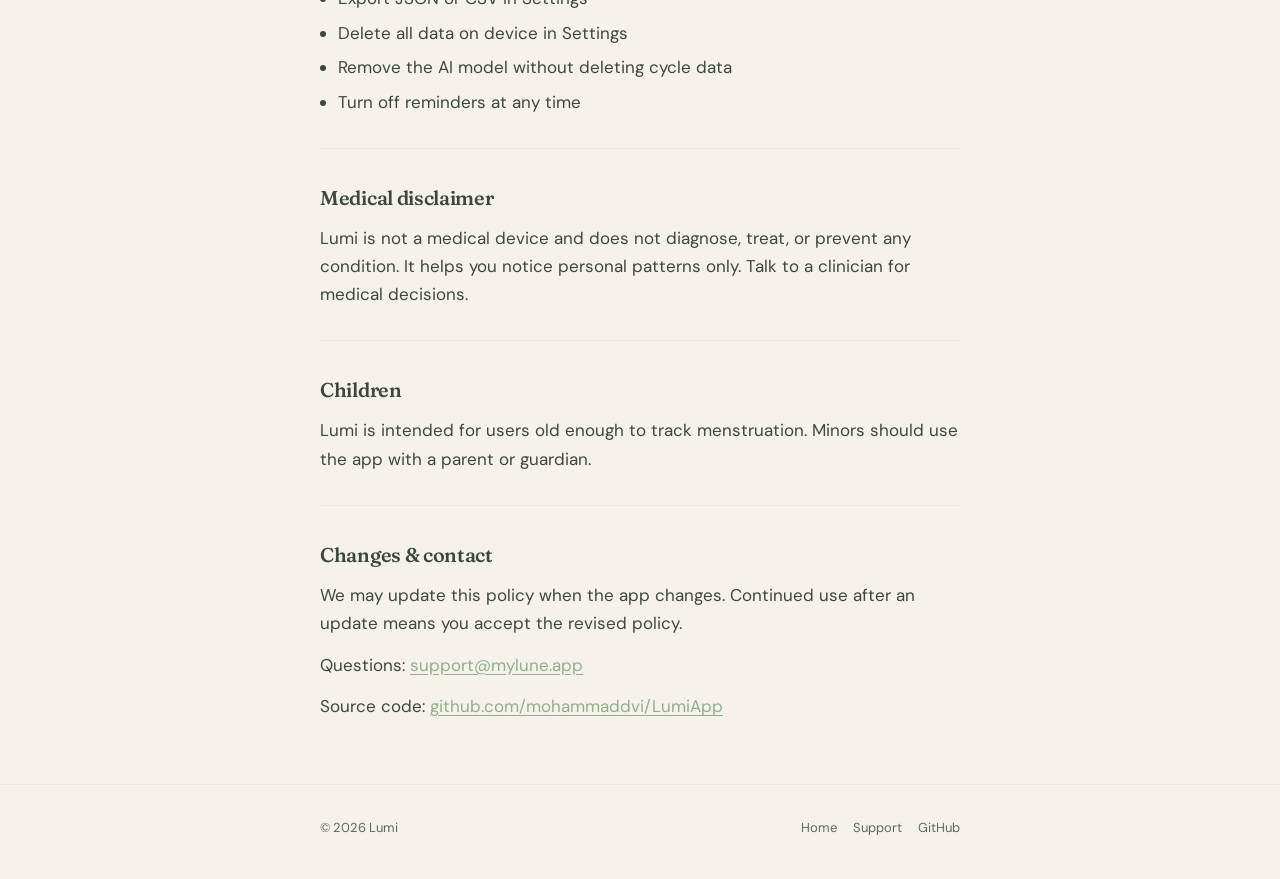
<file: docs/privacy.html>
<!DOCTYPE html>
<html lang="en">
<head>
  <meta charset="utf-8" />
  <meta name="viewport" content="width=device-width, initial-scale=1" />
  <title>Privacy Policy — Lumi</title>
  <meta name="description" content="Lumi privacy policy: local-first cycle tracking, no health cloud, optional Hugging Face model download." />
  <link rel="preconnect" href="https://fonts.googleapis.com" />
  <link rel="preconnect" href="https://fonts.gstatic.com" crossorigin />
  <link href="https://fonts.googleapis.com/css2?family=DM+Sans:ital,opsz,wght@0,9..40,400;0,9..40,500;0,9..40,560;1,9..40,400&family=Fraunces:ital,opsz,wght,SOFT,WONK@0,9..144,400;0,9..144,560;1,9..144,400;1,9..144,560&display=swap" rel="stylesheet" />
  <link rel="stylesheet" href="styles.css" />
</head>
<body>
  <header class="site-header">
    <div class="wrap">
      <a class="brand" href="index.html">Lumi</a>
      <nav class="nav" aria-label="Primary">
        <a href="support.html">Support</a>
        <a href="privacy.html" aria-current="page">Privacy</a>
        <a href="https://github.com/mohammaddvi/LumiApp">GitHub</a>
      </nav>
    </div>
  </header>

  <main class="wrap page">
    <h1>Privacy Policy</h1>
    <p class="meta">Last updated: October 14, 2026 · Contact: <a href="mailto:support@mylune.app">support@mylune.app</a></p>
    <p class="lede">Lumi is a local-first period and cycle tracker for iOS. This policy describes what the app stores, what may leave your device, and your choices.</p>

    <section>
      <h2>Overview</h2>
      <p>
        Lumi (“we”, “the app”) is a period and cycle tracker. This policy explains what the app stores, what leaves your device, and your choices. By using Lumi you agree to this policy.
      </p>
    </section>

    <section>
      <h2>What stays on your device</h2>
      <ul>
        <li>Period and cycle dates you log</li>
        <li>Flow, symptoms, mood, energy, sleep, and notes</li>
        <li>Predictions and insights computed on your phone</li>
        <li>App settings (reminders, appearance, optional app lock) and, if you give one, the name Lumi calls you</li>
        <li>Optional on-device AI chat and downloaded Gemma model files</li>
      </ul>
      <p>We do <strong>not</strong> operate a Lumi cloud that receives your health logs. This data stays on your iPhone unless you export or delete it.</p>
    </section>

    <section>
      <h2>What we do not do</h2>
      <ul>
        <li>No ads or ad tracking</li>
        <li>No third-party analytics SDKs</li>
        <li>No sale of personal data</li>
        <li>No cross-app tracking</li>
        <li>No Lumi account or health server that receives your logs</li>
      </ul>
    </section>

    <section>
      <h2>Network use</h2>
      <p>
        Tracking works offline. The only optional network feature is downloading the Gemma AI model from <strong>Hugging Face</strong> when you choose <strong>Settings → AI → Download</strong>. That connection goes directly to Hugging Face; Lumi does not proxy it. Hugging Face may log standard connection metadata under their policy.
      </p>
    </section>

    <section>
      <h2>Security</h2>
      <p>
        Data is stored in the app sandbox using SwiftData. iOS Data Protection applies at rest. Optional Face ID / Touch ID lock uses Apple LocalAuthentication on device only.
      </p>
    </section>

    <section>
      <h2>Your choices</h2>
      <ul>
        <li>Export JSON or CSV in Settings</li>
        <li>Delete all data on device in Settings</li>
        <li>Remove the AI model without deleting cycle data</li>
        <li>Turn off reminders at any time</li>
      </ul>
    </section>

    <section>
      <h2>Medical disclaimer</h2>
      <p>
        Lumi is not a medical device and does not diagnose, treat, or prevent any condition. It helps you notice personal patterns only. Talk to a clinician for medical decisions.
      </p>
    </section>

    <section>
      <h2>Children</h2>
      <p>
        Lumi is intended for users old enough to track menstruation. Minors should use the app with a parent or guardian.
      </p>
    </section>

    <section>
      <h2>Changes &amp; contact</h2>
      <p>
        We may update this policy when the app changes. Continued use after an update means you accept the revised policy.
      </p>
      <p>
        Questions: <a href="mailto:support@mylune.app">support@mylune.app</a>
      </p>
      <p>
        Source code: <a href="https://github.com/mohammaddvi/LumiApp">github.com/mohammaddvi/LumiApp</a>
      </p>
    </section>
  </main>

  <footer class="site-footer">
    <div class="wrap">
      <span>© 2026 Lumi</span>
      <nav aria-label="Footer">
        <a href="index.html">Home</a>
        <a href="support.html">Support</a>
        <a href="https://github.com/mohammaddvi/LumiApp">GitHub</a>
      </nav>
    </div>
  </footer>
</body>
</html>
</file>
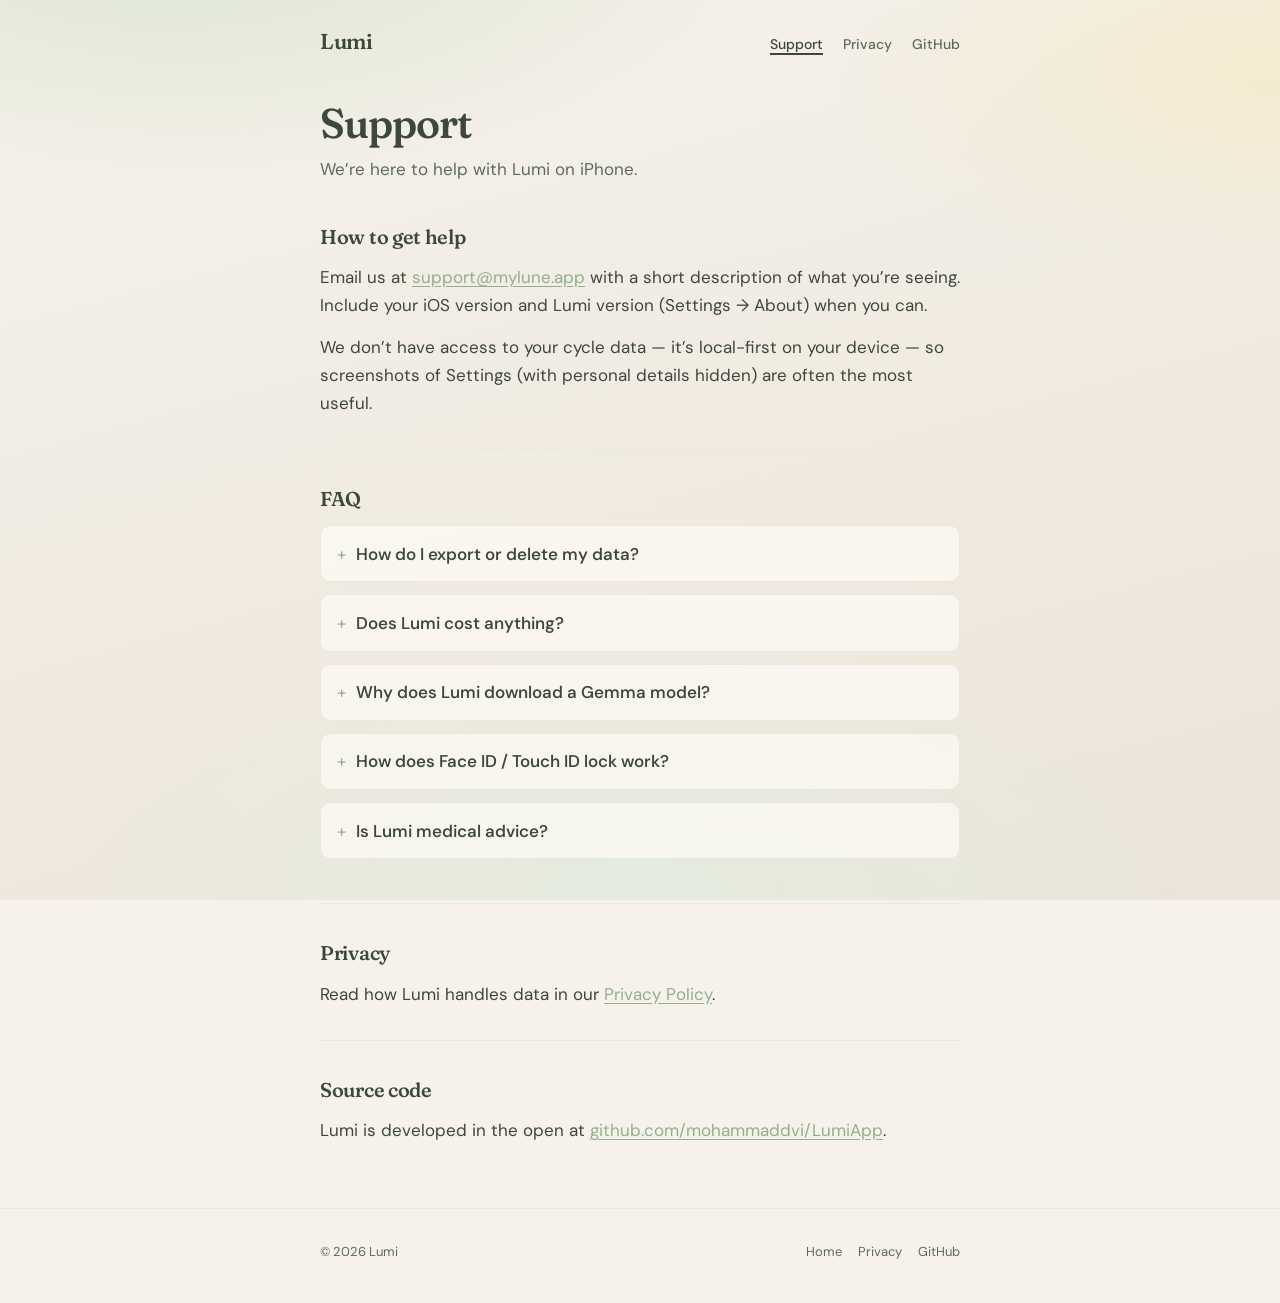
<file: docs/support.html>
<!DOCTYPE html>
<html lang="en">
<head>
  <meta charset="utf-8" />
  <meta name="viewport" content="width=device-width, initial-scale=1" />
  <title>Support — Lumi</title>
  <meta name="description" content="Get help with Lumi: export data, on-device AI, reminders, and app lock." />
  <link rel="preconnect" href="https://fonts.googleapis.com" />
  <link rel="preconnect" href="https://fonts.gstatic.com" crossorigin />
  <link href="https://fonts.googleapis.com/css2?family=DM+Sans:ital,opsz,wght@0,9..40,400;0,9..40,500;0,9..40,560;1,9..40,400&family=Fraunces:ital,opsz,wght,SOFT,WONK@0,9..144,400;0,9..144,560;1,9..144,400;1,9..144,560&display=swap" rel="stylesheet" />
  <link rel="stylesheet" href="styles.css" />
</head>
<body>
  <header class="site-header">
    <div class="wrap">
      <a class="brand" href="index.html">Lumi</a>
      <nav class="nav" aria-label="Primary">
        <a href="support.html" aria-current="page">Support</a>
        <a href="privacy.html">Privacy</a>
        <a href="https://github.com/mohammaddvi/LumiApp">GitHub</a>
      </nav>
    </div>
  </header>

  <main class="wrap page">
    <h1>Support</h1>
    <p class="lede">We’re here to help with Lumi on iPhone.</p>

    <section>
      <h2>How to get help</h2>
      <p>
        Email us at
        <a href="mailto:support@mylune.app">support@mylune.app</a>
        with a short description of what you’re seeing. Include your iOS version and Lumi version (Settings → About) when you can.
      </p>
      <p>
        We don’t have access to your cycle data — it’s local-first on your device — so screenshots of Settings (with personal details hidden) are often the most useful.
      </p>
    </section>

    <section class="faq">
      <h2>FAQ</h2>

      <details>
        <summary>How do I export or delete my data?</summary>
        <p>
          Open <strong>Settings</strong>. Use <strong>Export</strong> for JSON or CSV. Use <strong>Delete all data</strong> to wipe cycle logs on this iPhone. Deleting the app also removes local data unless you have a device backup.
        </p>
      </details>

      <details>
        <summary>Does Lumi cost anything?</summary>
        <p>
          No. Every feature is free, including <strong>Ask Lumi</strong> (on-device AI chat) and <strong>Insights</strong>. There are no ads and no subscriptions.
        </p>
      </details>

      <details>
        <summary>Why does Lumi download a Gemma model?</summary>
        <p>
          Ask Lumi runs on your iPhone. When you choose <strong>Settings → AI → Download</strong>, the Gemma model is fetched from Hugging Face (litert-community). Lumi does not proxy that download or send your health logs to a Lumi server. You can remove the model later without deleting cycle data.
        </p>
      </details>

      <details>
        <summary>How does Face ID / Touch ID lock work?</summary>
        <p>
          Optional app lock uses Apple’s LocalAuthentication on device only. Biometrics never leave your iPhone. Unlock fails safely if Face ID or Touch ID isn’t available — you can turn the lock off in Settings after authenticating.
        </p>
      </details>

      <details>
        <summary>Is Lumi medical advice?</summary>
        <p>
          No. Lumi helps you notice patterns in your own cycle. It is not a medical device and does not diagnose, treat, or prevent any condition. Talk to a clinician for medical decisions.
        </p>
      </details>
    </section>

    <section>
      <h2>Privacy</h2>
      <p>
        Read how Lumi handles data in our
        <a href="privacy.html">Privacy Policy</a>.
      </p>
    </section>

    <section>
      <h2>Source code</h2>
      <p>
        Lumi is developed in the open at
        <a href="https://github.com/mohammaddvi/LumiApp">github.com/mohammaddvi/LumiApp</a>.
      </p>
    </section>
  </main>

  <footer class="site-footer">
    <div class="wrap">
      <span>© 2026 Lumi</span>
      <nav aria-label="Footer">
        <a href="index.html">Home</a>
        <a href="privacy.html">Privacy</a>
        <a href="https://github.com/mohammaddvi/LumiApp">GitHub</a>
      </nav>
    </div>
  </footer>
</body>
</html>
</file>
<file: styles.css>
/* Lumi — lavender mist · lilac · plum · rose (matches CycleTheme.swift) */
:root {
  --bg: #f6f0fb;
  --bg-deep: #fbe9f0;
  --surface: #ffffff;
  --surface-soft: rgba(255, 255, 255, 0.72);
  --ink: #3b2a4d;
  --muted: #6b5a80;
  --lilac: #b79beb;
  --lilac-wash: #eee4fb;
  --rose: #e58fb0;
  --gold: #e9a852;
  --accent-text: #6344ad;
  --border: #e9ddf6;
  --shadow: 0 18px 50px -24px rgba(99, 68, 173, 0.35);
  --max: 68rem;
  --text-max: 42rem;
  --radius: 1.4rem;
  --ease: cubic-bezier(0.22, 1, 0.36, 1);
  color-scheme: light;
}

@media (prefers-color-scheme: dark) {
  :root {
    --bg: #1b1730;
    --bg-deep: #241a35;
    --surface: #272142;
    --surface-soft: rgba(39, 33, 66, 0.72);
    --ink: #f3eefb;
    --muted: #bdb2d4;
    --lilac: #a88be6;
    --lilac-wash: #342b55;
    --rose: #d77a9e;
    --gold: #e6b062;
    --accent-text: #c9b5f7;
    --border: #3b3360;
    --shadow: 0 18px 50px -24px rgba(0, 0, 0, 0.7);
    color-scheme: dark;
  }
}

*,
*::before,
*::after {
  box-sizing: border-box;
}

html {
  scroll-behavior: smooth;
}

body {
  margin: 0;
  min-height: 100vh;
  font-family: ui-rounded, "Nunito", system-ui, -apple-system, sans-serif;
  font-size: 1.0625rem;
  line-height: 1.65;
  color: var(--ink);
  background-color: var(--bg);
  background-image:
    radial-gradient(ellipse 80% 50% at 85% -5%, color-mix(in srgb, var(--lilac) 38%, transparent), transparent 60%),
    radial-gradient(ellipse 70% 45% at 0% 100%, color-mix(in srgb, var(--rose) 22%, transparent), transparent 60%),
    linear-gradient(180deg, var(--bg) 0%, var(--bg-deep) 100%);
  background-attachment: fixed;
  -webkit-font-smoothing: antialiased;
}

img {
  max-width: 100%;
  height: auto;
  display: block;
}

a {
  color: var(--accent-text);
  text-underline-offset: 0.2em;
}

a:hover {
  color: var(--ink);
}

:focus-visible {
  outline: 2px solid var(--accent-text);
  outline-offset: 3px;
  border-radius: 6px;
}

.wrap {
  width: min(100% - 2rem, var(--max));
  margin-inline: auto;
}

.wrap.narrow {
  max-width: var(--text-max);
}

/* —— Header —— */
.site-header {
  padding: 1.25rem 0;
}

.site-header .wrap {
  display: flex;
  align-items: center;
  justify-content: space-between;
  gap: 1rem;
}

.brand {
  display: inline-flex;
  align-items: center;
  gap: 0.6rem;
  font-size: 1.3rem;
  font-weight: 800;
  letter-spacing: -0.01em;
  color: var(--ink);
  text-decoration: none;
}

.brand img {
  width: 2.25rem;
  height: 2.25rem;
  border-radius: 0.6rem;
  box-shadow: 0 4px 12px -4px rgba(99, 68, 173, 0.4);
}

.nav {
  display: flex;
  gap: 1.25rem;
  font-size: 0.95rem;
  font-weight: 700;
}

.nav a {
  color: var(--muted);
  text-decoration: none;
}

.nav a:hover,
.nav a[aria-current="page"] {
  color: var(--ink);
}

/* —— Hero —— */
.hero {
  display: grid;
  grid-template-columns: 1.15fr 0.85fr;
  align-items: center;
  gap: 2rem;
  padding: 3rem 0 4rem;
}

.hero h1 {
  font-size: clamp(2.4rem, 6vw, 3.9rem);
  font-weight: 800;
  line-height: 1.05;
  letter-spacing: -0.03em;
  margin: 0 0 1rem;
}

.hero .accent {
  color: var(--accent-text);
}

.hero p.sub {
  font-size: 1.2rem;
  color: var(--muted);
  max-width: 34ch;
  margin: 0 0 1.5rem;
}

.chips {
  display: flex;
  flex-wrap: wrap;
  gap: 0.5rem;
  margin: 0 0 2rem;
  padding: 0;
  list-style: none;
}

.chips li {
  padding: 0.35rem 0.9rem;
  border-radius: 999px;
  background: var(--surface-soft);
  border: 1px solid var(--border);
  font-weight: 700;
  font-size: 0.95rem;
}

.hero-art {
  position: relative;
  justify-self: center;
  width: min(100%, 22rem);
}

.hero-art img {
  width: 100%;
  border-radius: 22%;
  box-shadow: var(--shadow);
  animation: float 6s ease-in-out infinite;
}

.hero-art::before {
  content: "";
  position: absolute;
  inset: -12%;
  z-index: -1;
  border-radius: 50%;
  background: radial-gradient(circle, color-mix(in srgb, var(--lilac) 45%, transparent), transparent 65%);
}

/* —— Buttons —— */
.cta-row {
  display: flex;
  flex-wrap: wrap;
  gap: 0.75rem;
  align-items: center;
}

.btn {
  display: inline-flex;
  align-items: center;
  gap: 0.5rem;
  padding: 0.8rem 1.4rem;
  font: inherit;
  font-weight: 800;
  font-size: 1rem;
  text-decoration: none;
  border-radius: 999px;
  border: 1.5px solid transparent;
  cursor: pointer;
  overflow-wrap: anywhere;
  transition: transform 0.2s var(--ease), background 0.2s var(--ease);
}

.btn:hover {
  transform: translateY(-1px);
}

.btn-primary {
  background: var(--ink);
  color: var(--bg);
}

.btn-primary:hover {
  color: var(--bg);
}

.btn-primary[aria-disabled="true"] {
  opacity: 0.85;
  cursor: default;
  transform: none;
}

.btn-ghost {
  color: var(--ink);
  border-color: var(--border);
  background: var(--surface-soft);
}

.btn svg {
  width: 1.15em;
  height: 1.15em;
  fill: currentColor;
}

/* —— Sections —— */
.band {
  padding: 3.5rem 0;
}

.band h2,
.page h2 {
  font-size: clamp(1.6rem, 3.5vw, 2.1rem);
  font-weight: 800;
  letter-spacing: -0.02em;
  line-height: 1.2;
  margin: 0 0 0.5rem;
}

.band .intro {
  color: var(--muted);
  max-width: 46ch;
  margin: 0 0 2rem;
}

.shots {
  display: grid;
  grid-template-columns: repeat(3, 1fr);
  gap: 1.5rem;
  max-width: 54rem;
  margin: 0 auto;
}

.shots figure {
  margin: 0;
}

.shots img {
  width: 100%;
  border-radius: 1.6rem;
  border: 1px solid var(--border);
  box-shadow: var(--shadow);
}

.shots figcaption {
  margin-top: 0.85rem;
  text-align: center;
  font-weight: 700;
  color: var(--muted);
}

.features {
  display: grid;
  grid-template-columns: repeat(3, 1fr);
  gap: 1rem;
}

.card {
  padding: 1.4rem;
  border-radius: var(--radius);
  background: var(--surface-soft);
  border: 1px solid var(--border);
}

.card .emoji {
  font-size: 1.6rem;
  line-height: 1;
}

.card h3 {
  font-size: 1.1rem;
  font-weight: 800;
  margin: 0.6rem 0 0.35rem;
}

.card p {
  margin: 0;
  color: var(--muted);
  font-size: 0.98rem;
}

.privacy-band {
  display: grid;
  grid-template-columns: 1fr 1fr;
  gap: 2rem;
  align-items: center;
  padding: 2.5rem;
  border-radius: calc(var(--radius) * 1.4);
  background: var(--surface);
  border: 1px solid var(--border);
  box-shadow: var(--shadow);
}

.checks {
  list-style: none;
  margin: 0;
  padding: 0;
  display: grid;
  gap: 0.6rem;
}

.checks li {
  padding-left: 1.9rem;
  position: relative;
  font-weight: 700;
}

.checks li::before {
  content: "✓";
  position: absolute;
  left: 0;
  top: 0.05rem;
  width: 1.35rem;
  height: 1.35rem;
  border-radius: 50%;
  display: grid;
  place-items: center;
  font-size: 0.8rem;
  background: var(--lilac-wash);
  color: var(--accent-text);
}

/* —— Content pages —— */
.page {
  padding: 2rem 0 4rem;
}

.page h1 {
  font-size: clamp(2.1rem, 6vw, 2.8rem);
  font-weight: 800;
  letter-spacing: -0.03em;
  line-height: 1.1;
  margin: 0 0 0.5rem;
}

.lede {
  font-size: 1.15rem;
  color: var(--muted);
  margin: 0 0 2rem;
}

.meta {
  font-size: 0.9rem;
  color: var(--muted);
  margin: 0 0 1.5rem;
}

.page section {
  margin-bottom: 2rem;
  padding-bottom: 2rem;
  border-bottom: 1px solid var(--border);
}

.page section:last-of-type {
  border-bottom: none;
}

.page h2 {
  font-size: 1.35rem;
  margin-bottom: 0.6rem;
}

p {
  margin: 0 0 0.85rem;
}

p:last-child {
  margin-bottom: 0;
}

ul {
  margin: 0 0 0.85rem;
  padding-left: 1.2rem;
}

li {
  margin-bottom: 0.4rem;
}

.summary {
  padding: 1.25rem 1.4rem;
  border-radius: var(--radius);
  background: var(--lilac-wash);
  margin-bottom: 2rem;
}

.contact-card {
  display: flex;
  flex-wrap: wrap;
  gap: 1rem 1.5rem;
  align-items: center;
  justify-content: space-between;
  padding: 1.5rem;
  border-radius: var(--radius);
  background: var(--surface);
  border: 1px solid var(--border);
  box-shadow: var(--shadow);
  margin-bottom: 2.5rem;
}

.contact-card h2 {
  margin: 0 0 0.25rem;
}

.contact-card p {
  margin: 0;
  color: var(--muted);
}

.faq details {
  margin-bottom: 0.65rem;
  padding: 0.9rem 1.1rem;
  background: var(--surface-soft);
  border: 1px solid var(--border);
  border-radius: 1rem;
}

.faq summary {
  font-weight: 800;
  cursor: pointer;
  list-style: none;
  display: flex;
  justify-content: space-between;
  gap: 1rem;
}

.faq summary::-webkit-details-marker {
  display: none;
}

.faq summary::after {
  content: "+";
  color: var(--accent-text);
  font-weight: 700;
}

.faq details[open] summary::after {
  content: "–";
}

.faq details > *:not(summary) {
  margin-top: 0.65rem;
  color: var(--muted);
}

/* —— Footer —— */
.site-footer {
  padding: 2rem 0 2.5rem;
  border-top: 1px solid var(--border);
  font-size: 0.9rem;
  color: var(--muted);
}

.site-footer .wrap {
  display: flex;
  flex-wrap: wrap;
  gap: 0.75rem 1.5rem;
  justify-content: space-between;
}

.site-footer nav {
  display: flex;
  flex-wrap: wrap;
  gap: 1rem;
}

.site-footer a {
  color: var(--muted);
  text-decoration: none;
}

.site-footer a:hover {
  color: var(--ink);
}

.fine-print {
  font-size: 0.85rem;
  color: var(--muted);
}

@keyframes float {
  0%, 100% { transform: translateY(0); }
  50% { transform: translateY(-10px); }
}

@media (prefers-reduced-motion: reduce) {
  * {
    animation: none !important;
    transition: none !important;
  }
}

@media (max-width: 820px) {
  .hero {
    grid-template-columns: 1fr;
    padding-top: 1.5rem;
    text-align: left;
  }

  .hero-art {
    grid-row: 1;
    width: min(60%, 14rem);
    justify-self: start;
  }

  .features {
    grid-template-columns: 1fr 1fr;
  }

  .privacy-band {
    grid-template-columns: 1fr;
    padding: 1.6rem;
  }
}

@media (max-width: 560px) {
  .shots {
    grid-template-columns: repeat(3, 72%);
    overflow-x: auto;
    scroll-snap-type: x mandatory;
    padding-bottom: 1rem;
  }

  .shots figure {
    scroll-snap-align: start;
  }

  .features {
    grid-template-columns: 1fr;
  }

  .nav {
    gap: 0.9rem;
    font-size: 0.9rem;
  }
}
</file>
<file: docs/styles.css>
/* Lumi — lavender mist · lilac · plum */
:root {
  --cream: #f6f2eb;
  --cream-deep: #ebe4d8;
  --white: #fffcf7;
  --ink: #3c483c;
  --moss: #5a6d5a;
  --sage: #b8d4b2;
  --sage-deep: #8fb08a;
  --sage-soft: #e0eee0;
  --sage-muted: #a1bf9b;
  --border: #e5e9e2;
  --moon: #fce073;
  --max: 40rem;
  --ease: cubic-bezier(0.22, 1, 0.36, 1);
}

*,
*::before,
*::after {
  box-sizing: border-box;
}

html {
  scroll-behavior: smooth;
}

body {
  margin: 0;
  min-height: 100vh;
  font-family: "DM Sans", system-ui, sans-serif;
  font-size: 1.0625rem;
  line-height: 1.65;
  color: var(--ink);
  background-color: var(--cream);
  background-image:
    radial-gradient(ellipse 90% 55% at 12% -10%, rgba(184, 212, 178, 0.45), transparent 55%),
    radial-gradient(ellipse 70% 45% at 100% 8%, rgba(252, 224, 115, 0.18), transparent 50%),
    radial-gradient(ellipse 80% 50% at 50% 100%, rgba(224, 238, 224, 0.7), transparent 55%),
    linear-gradient(165deg, var(--cream) 0%, var(--cream-deep) 100%);
  background-attachment: fixed;
  -webkit-font-smoothing: antialiased;
}

a {
  color: var(--sage-deep);
  text-underline-offset: 0.2em;
  transition: color 0.2s var(--ease);
}

a:hover {
  color: var(--ink);
}

a:focus-visible {
  outline: 2px solid var(--sage-deep);
  outline-offset: 3px;
  border-radius: 2px;
}

.wrap {
  width: min(100% - 2.5rem, var(--max));
  margin-inline: auto;
}

/* —— Header —— */
.site-header {
  padding: 1.5rem 0 0;
}

.site-header .wrap {
  display: flex;
  align-items: baseline;
  justify-content: space-between;
  gap: 1rem;
}

.brand {
  font-family: "Fraunces", Georgia, serif;
  font-size: 1.35rem;
  font-weight: 560;
  font-variation-settings: "SOFT" 50, "WONK" 0.4;
  letter-spacing: -0.02em;
  color: var(--ink);
  text-decoration: none;
}

.brand:hover {
  color: var(--moss);
}

.nav {
  display: flex;
  gap: 1.25rem;
  font-size: 0.875rem;
  font-weight: 500;
}

.nav a {
  color: var(--moss);
  text-decoration: none;
}

.nav a:hover,
.nav a[aria-current="page"] {
  color: var(--ink);
}

.nav a[aria-current="page"] {
  text-decoration: underline;
  text-decoration-thickness: 1.5px;
  text-underline-offset: 0.28em;
}

/* —— Hero (landing) —— */
.hero {
  padding: 18vh 0 4rem;
  min-height: calc(100vh - 5rem);
  display: flex;
  flex-direction: column;
  justify-content: center;
}

.moon {
  width: 3.25rem;
  height: 3.25rem;
  margin-bottom: 1.75rem;
  border-radius: 50%;
  background:
    linear-gradient(135deg, var(--moon) 42%, transparent 42.5%),
    linear-gradient(135deg, transparent 42%, var(--sage-muted) 42.5%);
  background-color: #c9cdc6;
  box-shadow: 0 0 0 6px rgba(184, 212, 178, 0.25);
  animation: rise 1s var(--ease) both;
}

.hero .brand-hero {
  font-family: "Fraunces", Georgia, serif;
  font-size: clamp(2.75rem, 9vw, 4rem);
  font-weight: 560;
  font-variation-settings: "SOFT" 40, "WONK" 0.55;
  line-height: 1.05;
  letter-spacing: -0.03em;
  margin: 0 0 1rem;
  animation: rise 0.9s var(--ease) 0.08s both;
}

.tagline {
  font-family: "Fraunces", Georgia, serif;
  font-size: clamp(1.2rem, 3.5vw, 1.45rem);
  font-weight: 400;
  font-style: italic;
  font-variation-settings: "SOFT" 70, "WONK" 1;
  color: var(--moss);
  margin: 0 0 1.5rem;
  max-width: 22ch;
  animation: rise 0.9s var(--ease) 0.16s both;
}

.pitch {
  margin: 0 0 2rem;
  max-width: 34ch;
  color: var(--ink);
  animation: rise 0.9s var(--ease) 0.24s both;
}

.cta-row {
  display: flex;
  flex-wrap: wrap;
  gap: 0.75rem 1rem;
  align-items: center;
  margin-bottom: 2.5rem;
  animation: rise 0.9s var(--ease) 0.32s both;
}

.btn {
  display: inline-flex;
  align-items: center;
  justify-content: center;
  padding: 0.7rem 1.25rem;
  font-family: inherit;
  font-size: 0.9375rem;
  font-weight: 560;
  text-decoration: none;
  border-radius: 999px;
  border: 1.5px solid transparent;
  transition: transform 0.2s var(--ease), background 0.2s var(--ease), border-color 0.2s var(--ease);
}

.btn:hover {
  transform: translateY(-1px);
}

.btn-primary {
  background: var(--ink);
  color: var(--cream);
}

.btn-primary:hover {
  background: var(--moss);
  color: var(--cream);
}

.btn-ghost {
  background: transparent;
  color: var(--ink);
  border-color: var(--border);
}

.btn-ghost:hover {
  border-color: var(--sage-deep);
  color: var(--ink);
}

.fine-print {
  font-size: 0.8125rem;
  color: var(--moss);
  max-width: 36ch;
  margin: 0;
  animation: rise 0.9s var(--ease) 0.4s both;
}

/* —— Content pages —— */
.page {
  padding: 2.5rem 0 4rem;
}

.page h1 {
  font-family: "Fraunces", Georgia, serif;
  font-size: clamp(2rem, 6vw, 2.6rem);
  font-weight: 560;
  font-variation-settings: "SOFT" 45, "WONK" 0.4;
  letter-spacing: -0.025em;
  line-height: 1.15;
  margin: 0 0 0.5rem;
  animation: rise 0.7s var(--ease) both;
}

.lede {
  color: var(--moss);
  margin: 0 0 2.25rem;
  animation: rise 0.7s var(--ease) 0.06s both;
}

.meta {
  font-size: 0.875rem;
  color: var(--moss);
  margin: 0 0 2rem;
}

section {
  margin-bottom: 2rem;
  padding-bottom: 2rem;
  border-bottom: 1px solid var(--border);
  animation: rise 0.65s var(--ease) both;
}

section:nth-of-type(1) { animation-delay: 0.08s; }
section:nth-of-type(2) { animation-delay: 0.12s; }
section:nth-of-type(3) { animation-delay: 0.16s; }
section:nth-of-type(4) { animation-delay: 0.2s; }
section:nth-of-type(5) { animation-delay: 0.24s; }
section:nth-of-type(6) { animation-delay: 0.28s; }
section:nth-of-type(7) { animation-delay: 0.32s; }
section:nth-of-type(8) { animation-delay: 0.36s; }

section:last-of-type {
  border-bottom: none;
  margin-bottom: 0;
  padding-bottom: 0;
}

h2 {
  font-family: "Fraunces", Georgia, serif;
  font-size: 1.25rem;
  font-weight: 560;
  font-variation-settings: "SOFT" 50, "WONK" 0.2;
  letter-spacing: -0.015em;
  margin: 0 0 0.65rem;
}

p {
  margin: 0 0 0.85rem;
}

p:last-child {
  margin-bottom: 0;
}

ul {
  margin: 0;
  padding-left: 1.15rem;
}

li {
  margin-bottom: 0.4rem;
}

li:last-child {
  margin-bottom: 0;
}

.faq details {
  margin-bottom: 0.75rem;
  padding: 0.85rem 1rem;
  background: rgba(255, 252, 247, 0.65);
  border: 1px solid var(--border);
  border-radius: 0.65rem;
}

.faq summary {
  font-weight: 560;
  cursor: pointer;
  list-style: none;
}

.faq summary::-webkit-details-marker {
  display: none;
}

.faq summary::before {
  content: "+";
  display: inline-block;
  width: 1.1em;
  color: var(--sage-deep);
  font-weight: 400;
}

.faq details[open] summary::before {
  content: "–";
}

.faq details p {
  margin-top: 0.65rem;
  color: var(--moss);
  font-size: 0.975rem;
}

/* —— Footer —— */
.site-footer {
  padding: 2rem 0 2.5rem;
  border-top: 1px solid var(--border);
  font-size: 0.8125rem;
  color: var(--moss);
}

.site-footer .wrap {
  display: flex;
  flex-wrap: wrap;
  gap: 0.75rem 1.5rem;
  justify-content: space-between;
  align-items: baseline;
}

.site-footer nav {
  display: flex;
  gap: 1rem;
}

.site-footer a {
  color: var(--moss);
  text-decoration: none;
}

.site-footer a:hover {
  color: var(--ink);
}

@keyframes rise {
  from {
    opacity: 0;
    transform: translateY(0.85rem);
  }
  to {
    opacity: 1;
    transform: translateY(0);
  }
}

@media (prefers-reduced-motion: reduce) {
  *,
  *::before,
  *::after {
    animation: none !important;
    transition: none !important;
  }
}

@media (max-width: 480px) {
  .hero {
    padding-top: 12vh;
    min-height: auto;
  }

  .site-header .wrap {
    flex-direction: column;
    align-items: flex-start;
  }
}
</file>
